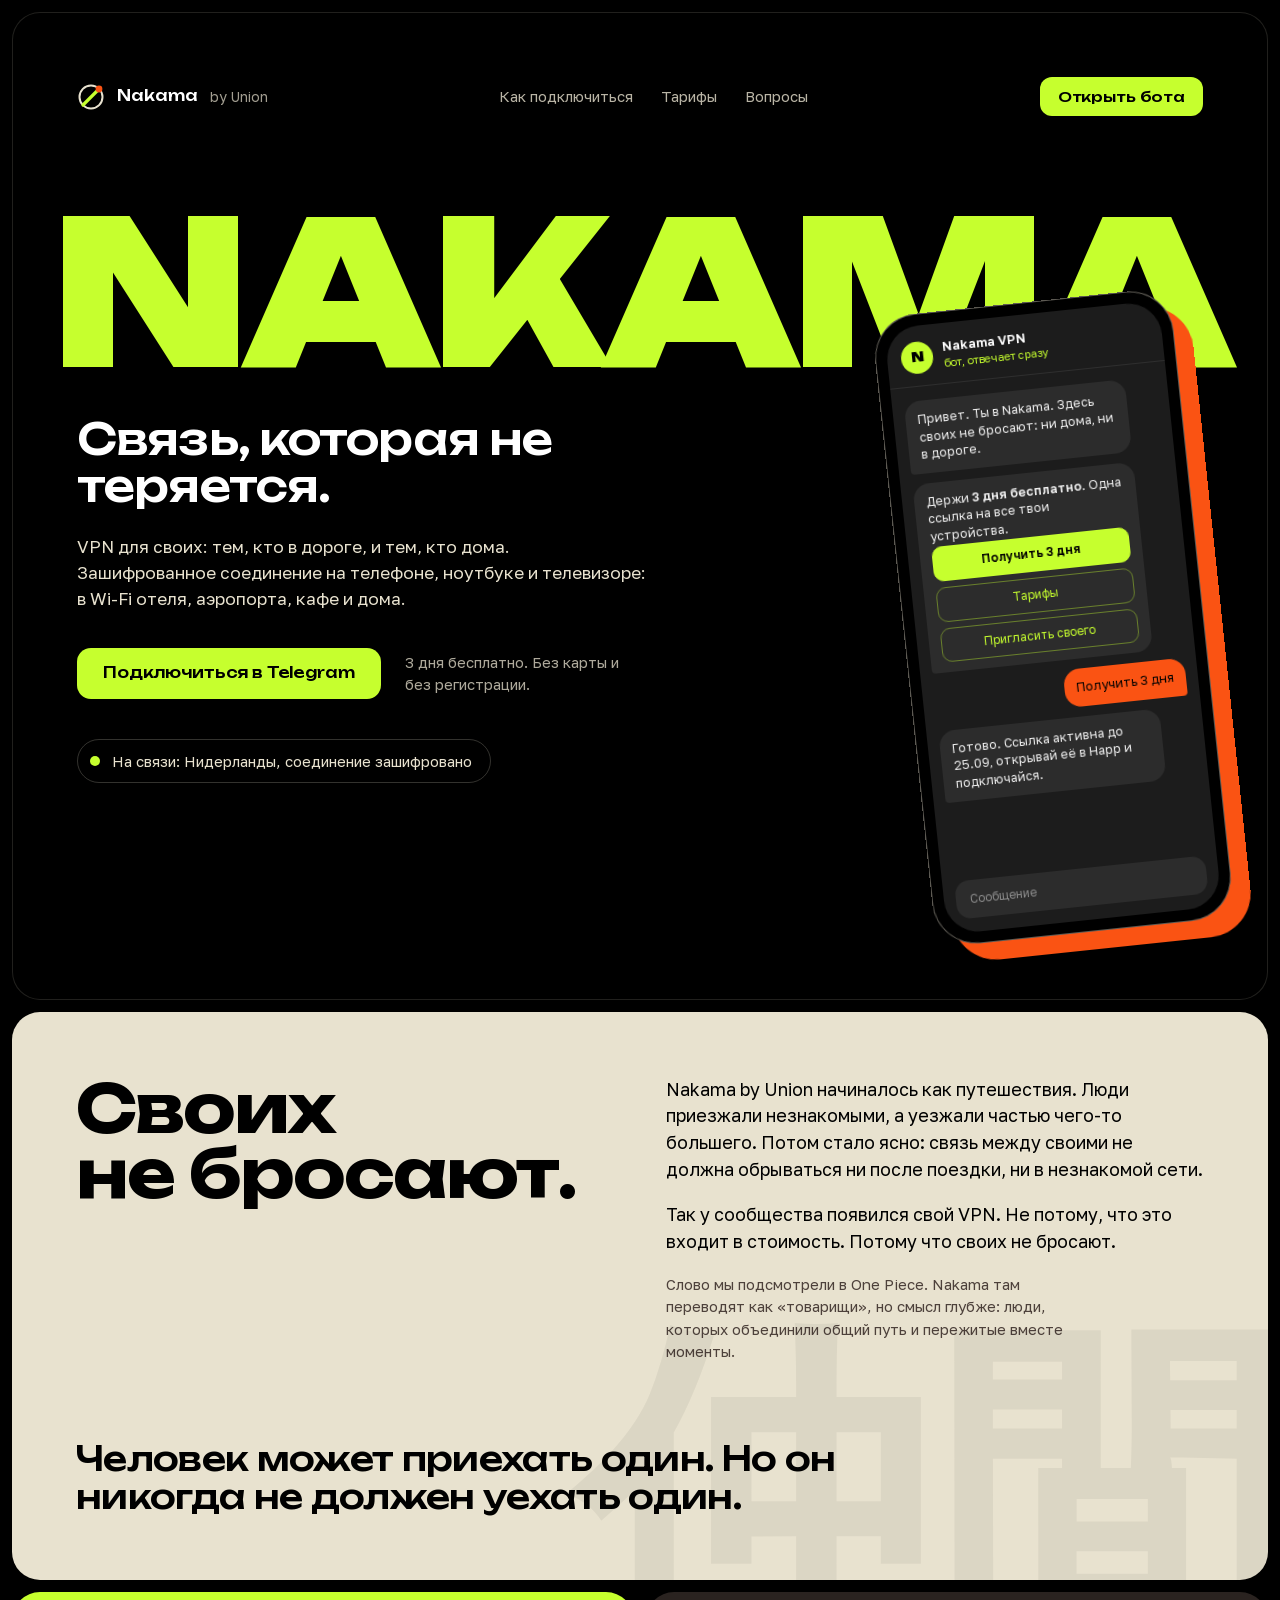
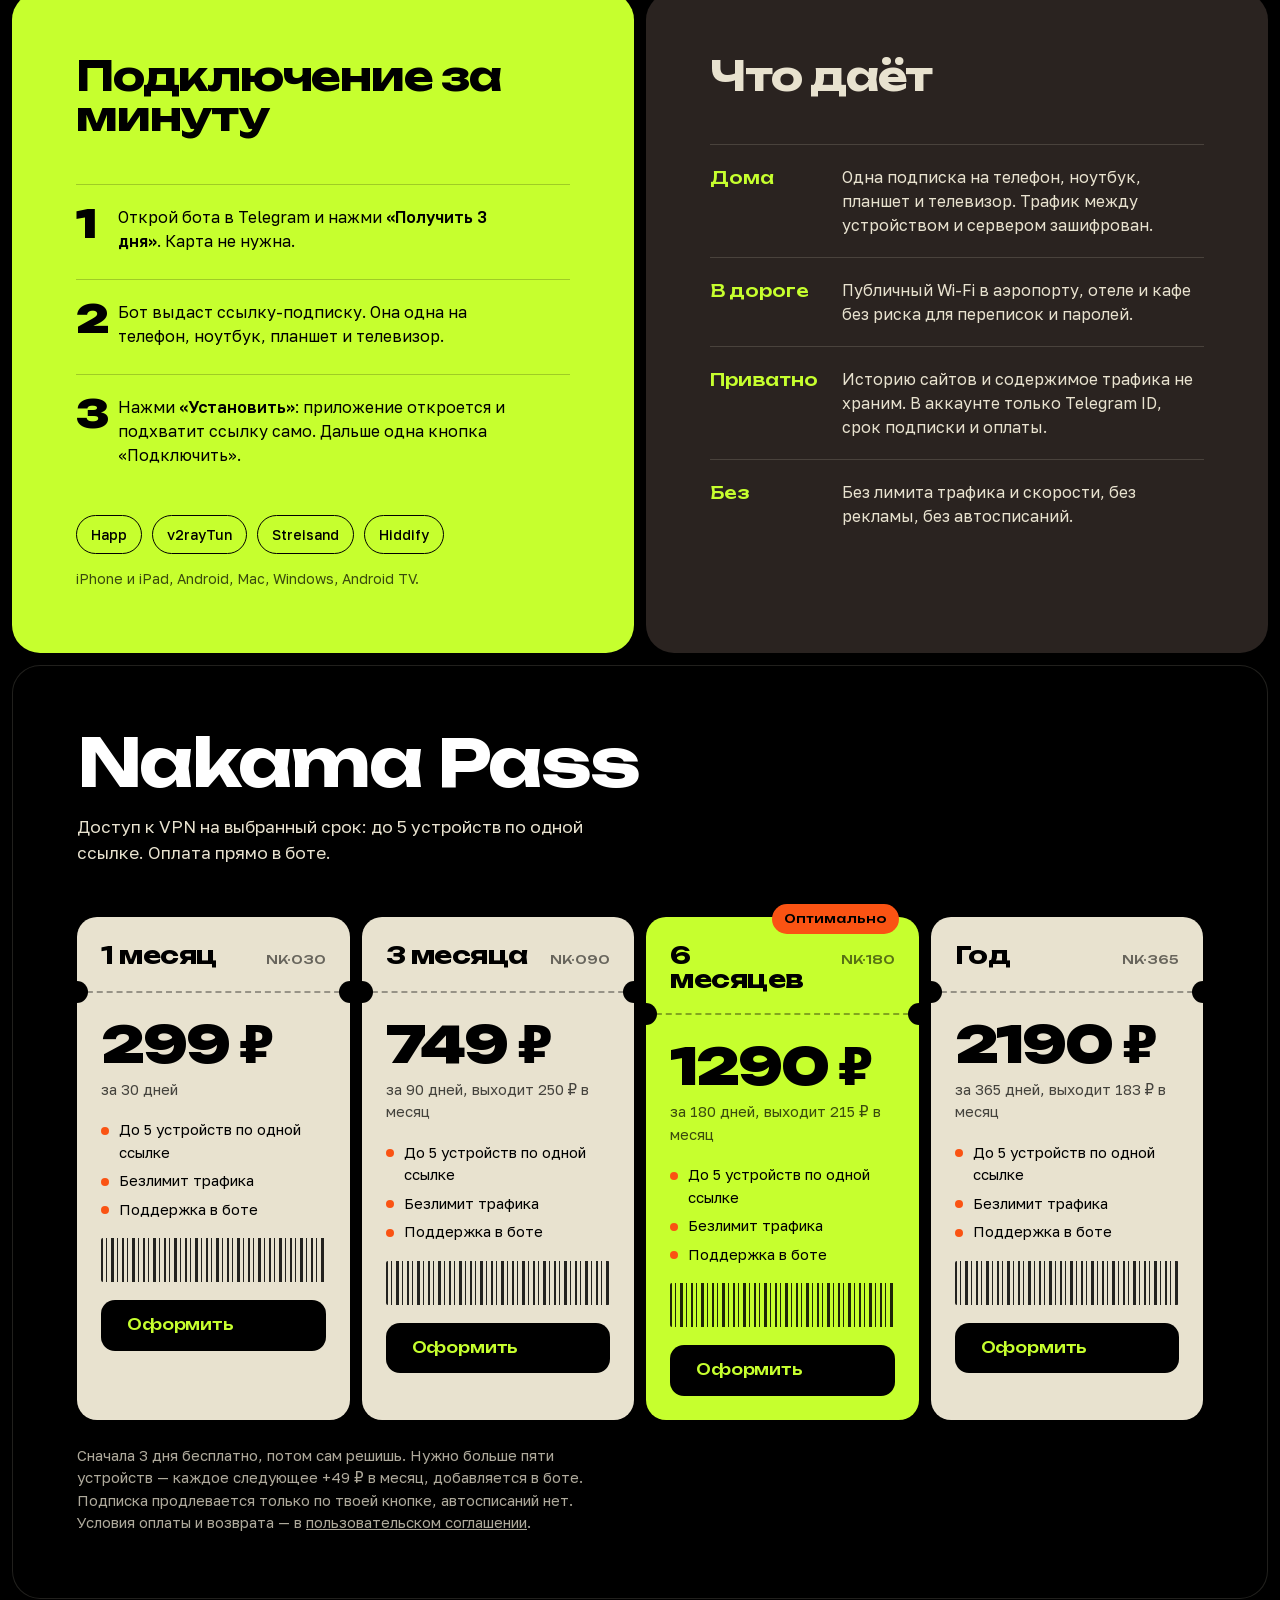
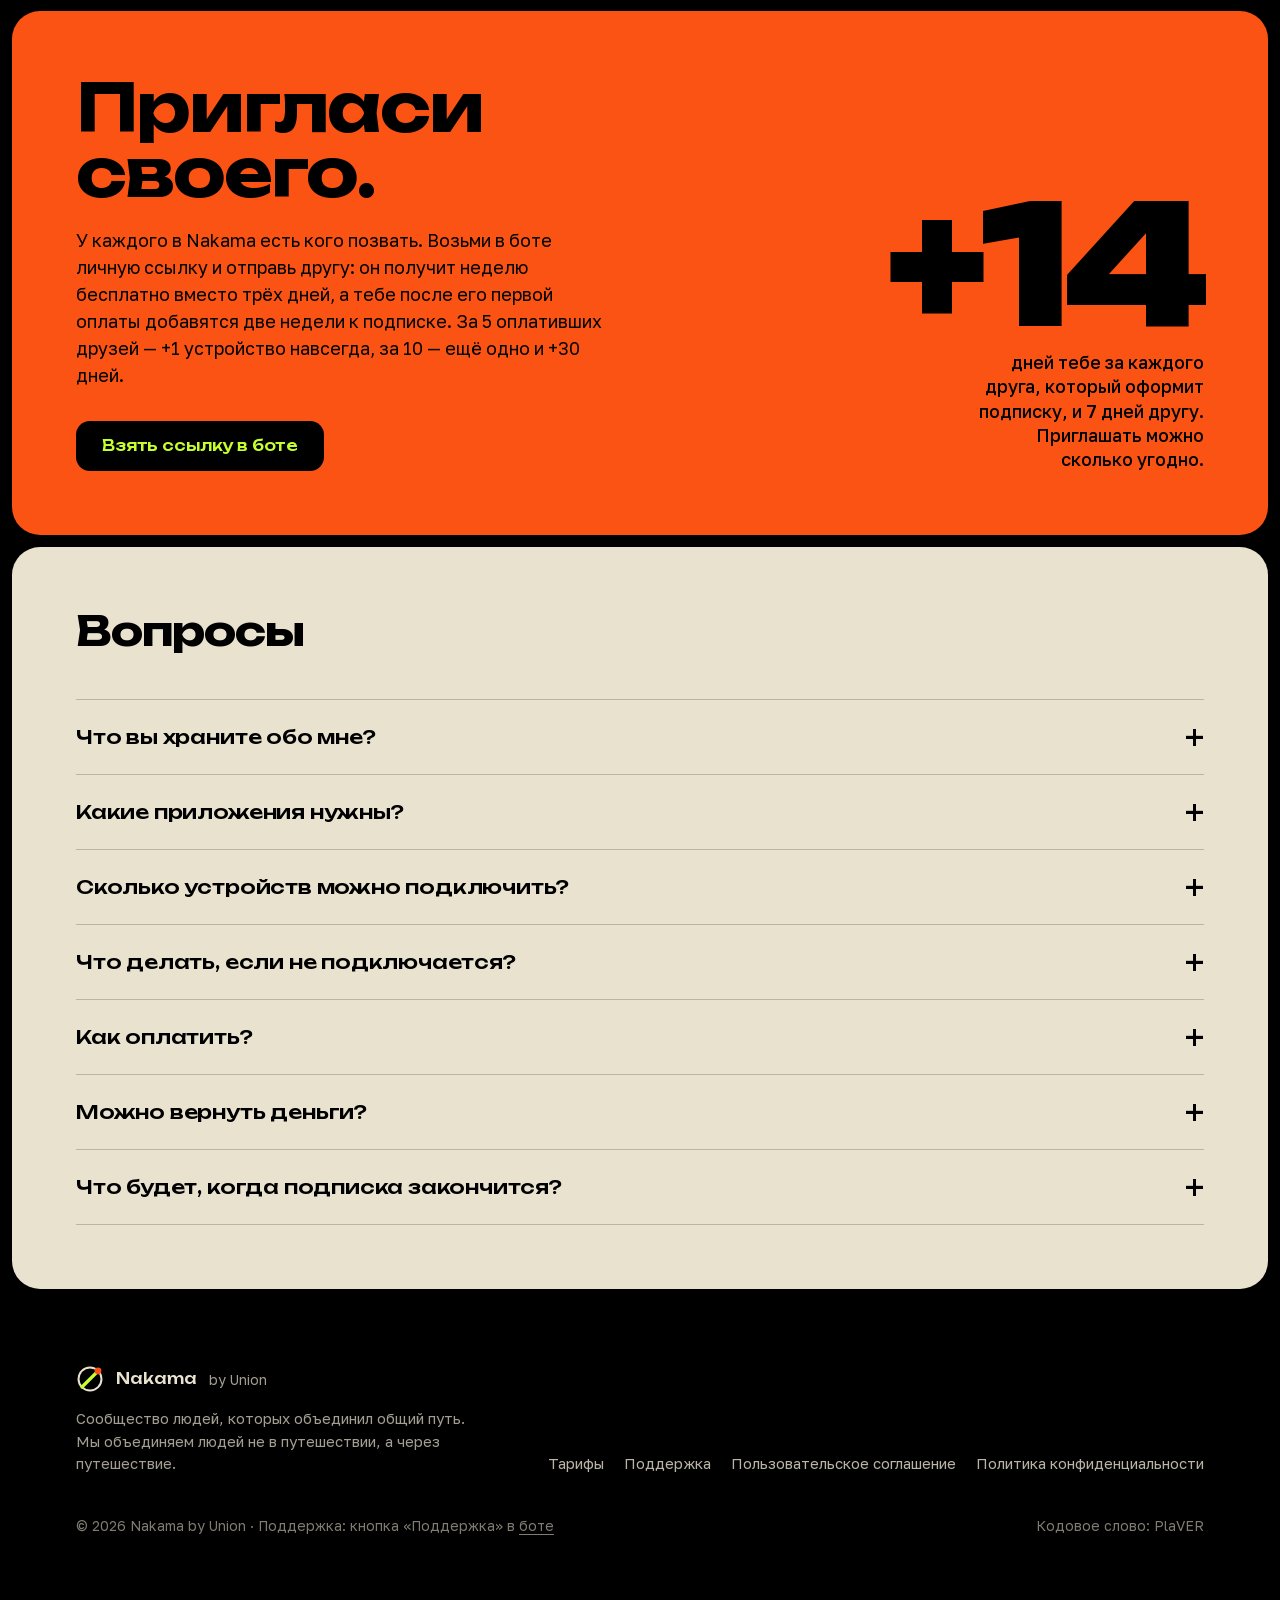
<file: index.html>
<!doctype html>
<html lang="ru">
<head>
  <meta charset="utf-8">
  <meta name="viewport" content="width=device-width, initial-scale=1">
  <title>Nakama VPN — связь, которая не теряется</title>
  <meta name="description" content="VPN от сообщества Nakama by Union: зашифрованное соединение для телефона, ноутбука и телевизора. До 5 устройств по одной ссылке, 3 дня бесплатно, подключение в Telegram за минуту.">
  <meta name="theme-color" content="#000000">
  <meta property="og:title" content="Nakama VPN — связь, которая не теряется">
  <meta property="og:description" content="VPN для своих: в дороге и дома. 3 дня бесплатно, без карты и регистрации.">
  <meta property="og:type" content="website">
  <link rel="icon" type="image/svg+xml" href="assets/mark.svg">
  <link rel="preload" href="fonts/unbounded-latin.woff2" as="font" type="font/woff2" crossorigin>
  <link rel="preload" href="fonts/golos-text-cyrillic.woff2" as="font" type="font/woff2" crossorigin>
  <link rel="stylesheet" href="css/fonts.css">
  <link rel="stylesheet" href="css/style.css">
</head>
<body>
<a class="skip" href="#main">К содержанию</a>

<div class="page">

  <!-- Первый экран -->
  <header class="block block--black hero" id="top">
    <nav class="nav" aria-label="Основная навигация">
      <a class="brand" href="#top">
        <svg width="28" height="28" viewBox="0 0 28 28" aria-hidden="true">
          <circle cx="14" cy="14" r="11.5" fill="none" stroke="#E8E2CF" stroke-width="2"/>
          <path d="M6 22 L22 6" stroke="#C6FF2E" stroke-width="3.2" stroke-linecap="round"/>
          <circle cx="22" cy="6" r="3.4" fill="#FA5313"/>
        </svg>
        Nakama <small>by Union</small>
      </a>
      <div class="nav__links">
        <a href="#how">Как подключиться</a>
        <a href="#pass">Тарифы</a>
        <a href="#faq">Вопросы</a>
      </div>
      <a class="btn btn--lime btn--sm" href="https://t.me/Nakamavpn_bot?start=site_nav">Открыть бота</a>
    </nav>

    <h1 class="wordmark" aria-label="Nakama">
      <span style="--i:0">N</span><span style="--i:1">A</span><span style="--i:2">K</span><span style="--i:3">A</span><span style="--i:4">M</span><span style="--i:5">A</span>
    </h1>

    <div class="hero__grid">
      <div>
        <p class="hero__tagline">Связь, которая не теряется.</p>
        <p class="hero__lead lead">
          VPN для своих: тем, кто в дороге, и тем, кто дома. Зашифрованное соединение
          на телефоне, ноутбуке и телевизоре: в Wi-Fi отеля, аэропорта, кафе и дома.
        </p>
        <div class="hero__cta">
          <a class="btn btn--lime" href="https://t.me/Nakamavpn_bot?start=site_hero">Подключиться в Telegram</a>
          <span class="hero__note">3 дня бесплатно. Без карты и без регистрации.</span>
        </div>
        <div class="status status--on" role="status">
          <span class="status__dot" aria-hidden="true"></span>
          <span class="status__text"
                data-off="Подключаем к серверу в Нидерландах"
                data-on="На связи: Нидерланды, соединение зашифровано">На связи: Нидерланды, соединение зашифровано</span>
        </div>
      </div>

      <figure class="phone" aria-hidden="true">
        <div class="screen">
          <div class="screen__bar">
            <div class="avatar">N</div>
            <div>
              <div class="screen__title">Nakama VPN</div>
              <div class="screen__sub">бот, отвечает сразу</div>
            </div>
          </div>
          <div class="chat">
            <div class="msg">Привет. Ты в Nakama. Здесь своих не бросают: ни дома, ни в дороге.</div>
            <div class="msg">Держи <b>3 дня бесплатно</b>. Одна ссылка на все твои устройства.
              <div class="chips">
                <div class="chip chip--solid">Получить 3 дня</div>
                <div class="chip">Тарифы</div>
                <div class="chip">Пригласить своего</div>
              </div>
            </div>
            <div class="msg msg--user">Получить 3 дня</div>
            <div class="msg">Готово. Ссылка активна до 25.09, открывай её в Happ и подключайся.</div>
          </div>
          <div class="screen__input">Сообщение</div>
        </div>
      </figure>
    </div>
  </header>

  <main id="main" class="page" style="padding:0">

    <!-- Манифест -->
    <section class="block block--cream" id="about" aria-labelledby="about-h">
      <div class="manifest">
        <h2 class="h2" id="about-h">Своих не&nbsp;бросают.</h2>
        <div class="manifest__text">
          <p>Nakama by Union начиналось как путешествия. Люди приезжали незнакомыми, а уезжали частью чего-то большего. Потом стало ясно: связь между своими не должна обрываться ни после поездки, ни в незнакомой сети.</p>
          <p>Так у сообщества появился свой VPN. Не потому, что это входит в стоимость. Потому что своих не бросают.</p>
          <p class="origin">Слово мы подсмотрели в One Piece. Nakama там переводят как «товарищи», но смысл глубже: люди, которых объединили общий путь и пережитые вместе моменты.</p>
        </div>
      </div>
      <p class="pull">Человек может приехать один. Но он никогда не должен уехать один.</p>
      <div class="jp" aria-hidden="true">仲間</div>
    </section>

    <!-- Подключение и что даёт -->
    <div class="row">
      <section class="block block--lime" id="how" aria-labelledby="how-h">
        <h2 class="h2 h2--sm" id="how-h">Подключение за минуту</h2>
        <ol class="steps">
          <li class="step">
            <span class="step__n">1</span>
            <p class="step__t">Открой бота в Telegram и нажми <b>«Получить 3 дня»</b>. Карта не нужна.</p>
          </li>
          <li class="step">
            <span class="step__n">2</span>
            <p class="step__t">Бот выдаст ссылку-подписку. Она одна на телефон, ноутбук, планшет и телевизор.</p>
          </li>
          <li class="step">
            <span class="step__n">3</span>
            <p class="step__t">Нажми <b>«Установить»</b>: приложение откроется и подхватит ссылку само. Дальше одна кнопка «Подключить».</p>
          </li>
        </ol>
        <div class="apps" aria-label="Поддерживаемые приложения">
          <span class="app">Happ</span>
          <span class="app">v2rayTun</span>
          <span class="app">Streisand</span>
          <span class="app">Hiddify</span>
        </div>
        <p class="apps__note">iPhone и iPad, Android, Mac, Windows, Android TV.</p>
      </section>

      <section class="block block--umber" id="where" aria-labelledby="where-h">
        <h2 class="h2 h2--sm h2--cream" id="where-h">Что даёт</h2>
        <div class="where">
          <div class="where__item">
            <div class="where__k">Дома</div>
            <p class="where__v">Одна подписка на телефон, ноутбук, планшет и телевизор. Трафик между устройством и сервером зашифрован.</p>
          </div>
          <div class="where__item">
            <div class="where__k">В дороге</div>
            <p class="where__v">Публичный Wi-Fi в аэропорту, отеле и кафе без риска для переписок и паролей.</p>
          </div>
          <div class="where__item">
            <div class="where__k">Приватно</div>
            <p class="where__v">Историю сайтов и содержимое трафика не храним. В аккаунте только Telegram ID, срок подписки и оплаты.</p>
          </div>
          <div class="where__item">
            <div class="where__k">Без</div>
            <p class="where__v">Без лимита трафика и скорости, без рекламы, без автосписаний.</p>
          </div>
        </div>
      </section>
    </div>

    <!-- Тарифы -->
    <section class="block block--black" id="pass" aria-labelledby="pass-h">
      <h2 class="h2" id="pass-h">Nakama Pass</h2>
      <p class="lead" style="margin-top:18px;color:var(--cream)">Доступ к VPN на выбранный срок: до 5 устройств по одной ссылке. Оплата прямо в боте.</p>

      <div class="tickets">
        <article class="ticket">
          <div class="ticket__stub">
            <div class="ticket__dur">1 месяц</div>
            <div class="ticket__code">NK·030</div>
          </div>
          <div class="ticket__body">
            <div>
              <div class="ticket__price">299 ₽</div>
              <div class="ticket__per">за 30 дней</div>
            </div>
            <ul class="ticket__feat">
              <li>До 5 устройств по одной ссылке</li>
              <li>Безлимит трафика</li>
              <li>Поддержка в боте</li>
            </ul>
            <div class="barcode" aria-hidden="true"></div>
            <a class="btn btn--black" href="https://t.me/Nakamavpn_bot?start=plan_30">Оформить</a>
          </div>
        </article>
        <article class="ticket">
          <div class="ticket__stub">
            <div class="ticket__dur">3 месяца</div>
            <div class="ticket__code">NK·090</div>
          </div>
          <div class="ticket__body">
            <div>
              <div class="ticket__price">749 ₽</div>
              <div class="ticket__per">за 90 дней, выходит 250 ₽ в месяц</div>
            </div>
            <ul class="ticket__feat">
              <li>До 5 устройств по одной ссылке</li>
              <li>Безлимит трафика</li>
              <li>Поддержка в боте</li>
            </ul>
            <div class="barcode" aria-hidden="true"></div>
            <a class="btn btn--black" href="https://t.me/Nakamavpn_bot?start=plan_90">Оформить</a>
          </div>
        </article>
        <article class="ticket ticket--hot">
          <div class="ticket__tag">Оптимально</div>
          <div class="ticket__stub">
            <div class="ticket__dur">6 месяцев</div>
            <div class="ticket__code">NK·180</div>
          </div>
          <div class="ticket__body">
            <div>
              <div class="ticket__price">1290 ₽</div>
              <div class="ticket__per">за 180 дней, выходит 215 ₽ в месяц</div>
            </div>
            <ul class="ticket__feat">
              <li>До 5 устройств по одной ссылке</li>
              <li>Безлимит трафика</li>
              <li>Поддержка в боте</li>
            </ul>
            <div class="barcode" aria-hidden="true"></div>
            <a class="btn btn--black" href="https://t.me/Nakamavpn_bot?start=plan_180">Оформить</a>
          </div>
        </article>
        <article class="ticket">
          <div class="ticket__stub">
            <div class="ticket__dur">Год</div>
            <div class="ticket__code">NK·365</div>
          </div>
          <div class="ticket__body">
            <div>
              <div class="ticket__price">2190 ₽</div>
              <div class="ticket__per">за 365 дней, выходит 183 ₽ в месяц</div>
            </div>
            <ul class="ticket__feat">
              <li>До 5 устройств по одной ссылке</li>
              <li>Безлимит трафика</li>
              <li>Поддержка в боте</li>
            </ul>
            <div class="barcode" aria-hidden="true"></div>
            <a class="btn btn--black" href="https://t.me/Nakamavpn_bot?start=plan_365">Оформить</a>
          </div>
        </article>
      </div>
      <p class="tickets__note">Сначала 3 дня бесплатно, потом сам решишь. Нужно больше пяти устройств — каждое следующее +49 ₽ в месяц, добавляется в боте. Подписка продлевается только по твоей кнопке, автосписаний нет. Условия оплаты и возврата — в <a href="terms/">пользовательском соглашении</a>.</p>
    </section>

    <!-- Пригласи своего -->
    <section class="block block--orange" id="invite" aria-labelledby="invite-h">
      <div class="ref">
        <div>
          <h2 class="h2" id="invite-h">Пригласи своего.</h2>
          <p class="ref__text">У каждого в Nakama есть кого позвать. Возьми в боте личную ссылку и отправь другу: он получит неделю бесплатно вместо трёх дней, а тебе после его первой оплаты добавятся две недели к подписке. За 5 оплативших друзей — +1 устройство навсегда, за 10 — ещё одно и +30 дней.</p>
          <a class="btn btn--black" href="https://t.me/Nakamavpn_bot?start=site_invite">Взять ссылку в боте</a>
        </div>
        <div class="ref__big">+14
          <small>дней тебе за каждого друга, который оформит подписку, и 7 дней другу. Приглашать можно сколько угодно.</small>
        </div>
      </div>
    </section>

    <!-- Вопросы -->
    <section class="block block--cream" id="faq" aria-labelledby="faq-h">
      <h2 class="h2 h2--sm" id="faq-h">Вопросы</h2>
      <div class="faq">
        <details>
          <summary>Что вы храните обо мне?</summary>
          <p>Telegram ID и имя из профиля, срок подписки, историю оплат и объём трафика за период. Историю сайтов, DNS-запросы и содержимое трафика мы не храним и не смотрим. Подробно — в <a href="privacy/">политике конфиденциальности</a>.</p>
        </details>
        <details>
          <summary>Какие приложения нужны?</summary>
          <p>Happ, v2rayTun, Streisand или Hiddify: они бесплатные и есть в App Store и Google Play. Бот подскажет, какое поставить, и добавит подписку в один тап.</p>
        </details>
        <details>
          <summary>Сколько устройств можно подключить?</summary>
          <p>До пяти одновременно: телефон, ноутбук, планшет, телевизор. Ссылка одна, добавляешь её в приложение на каждом устройстве. Нужно больше — добавь в боте, каждое следующее +49 ₽ в месяц. Сменил телефон — удали старый в разделе «Устройства».</p>
        </details>
        <details>
          <summary>Что делать, если не подключается?</summary>
          <p>Нажми «Поддержка» в боте и опиши, что видишь. Отвечает команда Nakama, а не робот. Обычно помогает выбрать другой сервер в приложении или обновить подписку.</p>
        </details>
        <details>
          <summary>Как оплатить?</summary>
          <p>В боте: выбираешь срок, бот показывает цену и способы оплаты. Автосписаний нет, подписка продлевается только по твоей кнопке.</p>
        </details>
        <details>
          <summary>Можно вернуть деньги?</summary>
          <p>Если после оплаты доступ не включился или не работал по нашей вине, напиши в поддержку в течение 24 часов: вернём деньги или продлим доступ. Условия — в <a href="terms/">пользовательском соглашении</a>.</p>
        </details>
        <details>
          <summary>Что будет, когда подписка закончится?</summary>
          <p>Бот напомнит за три дня и за день. После окончания доступ ставится на паузу, ссылка остаётся твоей: продлил и всё снова работает без переустановки.</p>
        </details>
      </div>
    </section>

  </main>

  <footer class="foot">
    <div>
      <a class="brand" href="#top">
        <svg width="28" height="28" viewBox="0 0 28 28" aria-hidden="true">
          <circle cx="14" cy="14" r="11.5" fill="none" stroke="#E8E2CF" stroke-width="2"/>
          <path d="M6 22 L22 6" stroke="#C6FF2E" stroke-width="3.2" stroke-linecap="round"/>
          <circle cx="22" cy="6" r="3.4" fill="#FA5313"/>
        </svg>
        Nakama <small>by Union</small>
      </a>
      <p class="foot__line">Сообщество людей, которых объединил общий путь. Мы объединяем людей не в путешествии, а через путешествие.</p>
    </div>
    <nav class="foot__links" aria-label="Ссылки">
      <a href="#pass">Тарифы</a>
      <a href="https://t.me/Nakamavpn_bot?start=support">Поддержка</a>
      <a href="terms/">Пользовательское соглашение</a>
      <a href="privacy/">Политика конфиденциальности</a>
    </nav>
    <div class="foot__meta">
      <span>© <span data-year>2026</span> Nakama by Union · Поддержка: кнопка «Поддержка» в <a href="https://t.me/Nakamavpn_bot?start=support">боте</a></span>
      <span>Кодовое слово: PlaVER</span>
    </div>
  </footer>

</div>

<script src="js/main.js"></script>
</body>
</html>
</file>
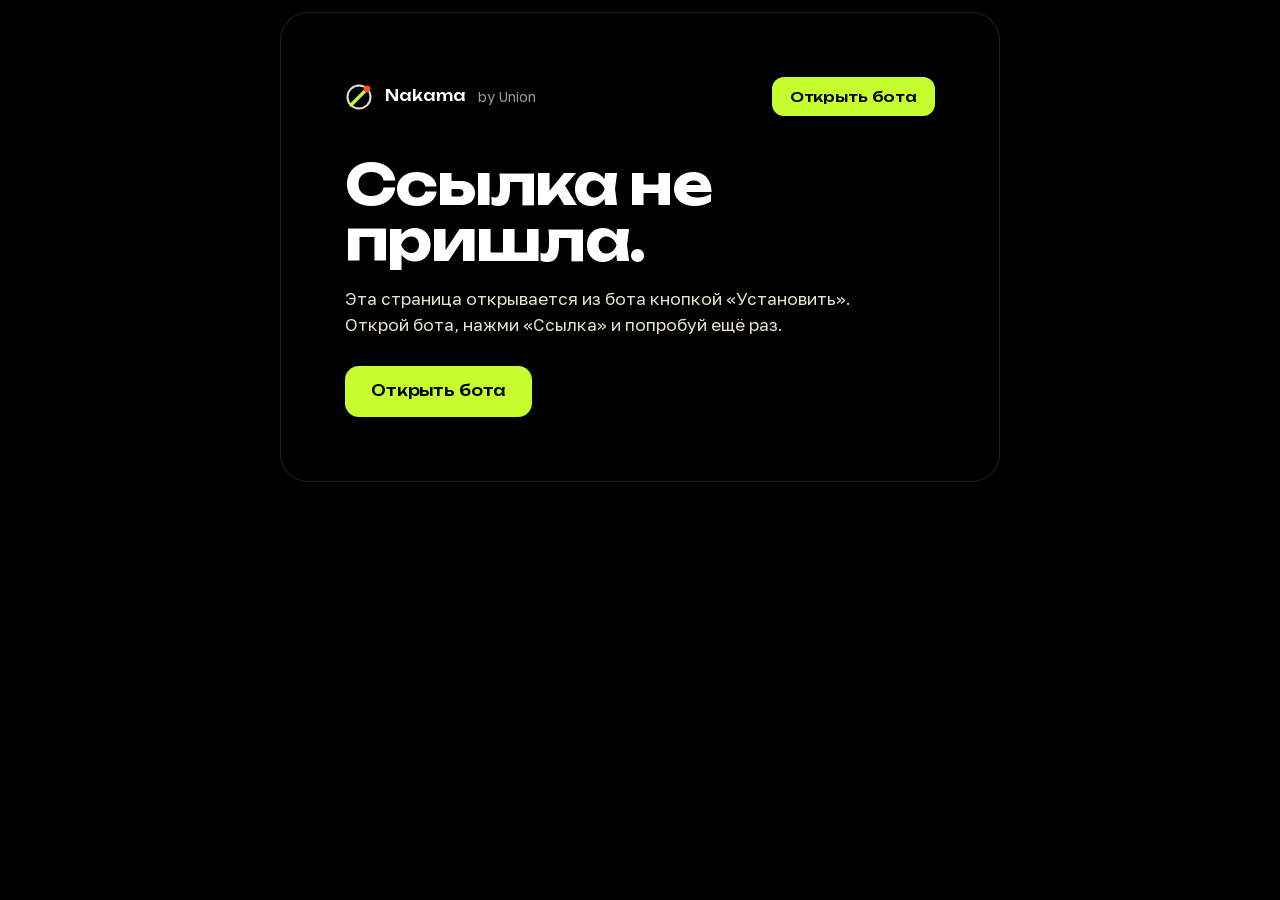
<file: install/index.html>
<!doctype html>
<html lang="ru">
<head>
  <meta charset="utf-8">
  <meta name="viewport" content="width=device-width, initial-scale=1">
  <title>Nakama VPN — установка</title>
  <meta name="robots" content="noindex">
  <meta name="theme-color" content="#000000">
  <link rel="icon" type="image/svg+xml" href="../assets/mark.svg">
  <link rel="stylesheet" href="../css/fonts.css">
  <link rel="stylesheet" href="../css/style.css">
  <style>
    .install { max-width: 720px; margin: 0 auto; }
    .install__title { font-family: var(--display); font-weight: 700; font-size: clamp(30px, 5vw, 56px); line-height: 1; letter-spacing: -.03em; }
    .install__lead { margin-top: 18px; color: var(--cream); }
    .apps-list { margin-top: 32px; display: grid; gap: 10px; }
    .app-row { display: flex; align-items: center; justify-content: space-between; gap: 14px; padding: 16px 18px; border: 1px solid rgba(232, 226, 207, .18); border-radius: 16px; }
    .app-row__name { font-family: var(--display); font-weight: 500; font-size: 16px; }
    .app-row__note { font-size: 14px; color: var(--cream); opacity: .7; margin-top: 4px; }
    .app-row--primary { background: var(--lime); color: var(--black); border-color: var(--lime); }
    .app-row--primary .app-row__note { color: var(--black); }
    .app-row__actions { display: flex; gap: 8px; flex-wrap: wrap; justify-content: flex-end; }
    .link-box { margin-top: 28px; padding: 16px 18px; border-radius: 16px; background: var(--umber-deep); color: var(--cream); font-size: 14px; word-break: break-all; }
    .link-box code { font-family: ui-monospace, SFMono-Regular, Menlo, monospace; font-size: 13px; }
    .link-box .btn { margin-top: 12px; }
    .steps--tight { margin-top: 32px; }
    .steps--tight .step { border-top-color: rgba(232, 226, 207, .16); }
    .steps--tight .step__n { color: var(--lime); }
    .steps--tight .step__t { color: var(--cream); }
    .hidden { display: none !important; }
  </style>
</head>
<body>
<div class="page">
  <main class="block block--black install" id="main">
    <nav class="nav" aria-label="Навигация" style="margin-bottom:40px">
      <a class="brand" href="../">
        <svg width="28" height="28" viewBox="0 0 28 28" aria-hidden="true">
          <circle cx="14" cy="14" r="11.5" fill="none" stroke="#E8E2CF" stroke-width="2"/>
          <path d="M6 22 L22 6" stroke="#C6FF2E" stroke-width="3.2" stroke-linecap="round"/>
          <circle cx="22" cy="6" r="3.4" fill="#FA5313"/>
        </svg>
        Nakama <small>by Union</small>
      </a>
      <a class="btn btn--lime btn--sm" href="https://t.me/Nakamavpn_bot">Открыть бота</a>
    </nav>

    <div id="ready">
      <h1 class="install__title">Осталось два тапа.</h1>
      <p class="install__lead lead">Выбери приложение: подписка добавится сама. Если приложения ещё нет, сначала поставь его из магазина, потом вернись сюда и нажми «Добавить».</p>

      <div class="apps-list" id="apps"></div>

      <div class="link-box">
        Ссылка подписки, если хочешь вставить вручную:<br>
        <code id="subText"></code><br>
        <button class="btn btn--cream btn--sm" id="copy" type="button">Скопировать ссылку</button>
      </div>

      <ol class="steps steps--tight">
        <li class="step"><span class="step__n">1</span><p class="step__t">Поставь приложение из магазина, если его нет.</p></li>
        <li class="step"><span class="step__n">2</span><p class="step__t">Нажми «Добавить» напротив него: откроется приложение с профилем «Nakama VPN».</p></li>
        <li class="step"><span class="step__n">3</span><p class="step__t">Нажми «Подключить». Если не идёт, напиши в поддержку в боте.</p></li>
      </ol>
    </div>

    <div id="empty" class="hidden">
      <h1 class="install__title">Ссылка не пришла.</h1>
      <p class="install__lead lead">Эта страница открывается из бота кнопкой «Установить». Открой бота, нажми «Ссылка» и попробуй ещё раз.</p>
      <p style="margin-top:28px"><a class="btn btn--lime" href="https://t.me/Nakamavpn_bot?start=install">Открыть бота</a></p>
    </div>
  </main>
</div>

<script>
(function () {
  const params = new URLSearchParams(location.hash.replace(/^#/, '')) ;
  const q = new URLSearchParams(location.search);
  const sub = params.get('s') || q.get('s') || '';
  if (!/^https?:\/\//.test(sub)) {
    document.getElementById('ready').classList.add('hidden');
    document.getElementById('empty').classList.remove('hidden');
    return;
  }
  const ua = navigator.userAgent;
  const isIOS = /iPhone|iPad|iPod/.test(ua) || (navigator.platform === 'MacIntel' && navigator.maxTouchPoints > 1);
  const isAndroid = /Android/.test(ua);
  const isMac = !isIOS && /Macintosh/.test(ua);
  const isWin = /Windows/.test(ua);
  const b64url = btoa(unescape(encodeURIComponent(sub))).replace(/\+/g, '-').replace(/\//g, '_').replace(/=+$/, '');
  const enc = encodeURIComponent(sub);

  const apps = [
    { name: 'Happ', note: 'iPhone, Android, Mac, Windows', deep: 'happ://add/' + b64url,
      store: isIOS ? 'https://apps.apple.com/ru/app/happ-proxy-utility-plus/id6746188973'
           : isAndroid ? 'https://play.google.com/store/apps/details?id=com.happproxy'
           : 'https://www.happ.su/main/ru', primary: true },
    { name: 'v2rayTun', note: 'iPhone, Android, Windows', deep: 'v2raytun://import/' + enc,
      store: isIOS ? 'https://apps.apple.com/app/v2raytun/id6476628951'
           : isAndroid ? 'https://play.google.com/store/apps/details?id=com.v2raytun.android'
           : 'https://v2raytun.com' },
    { name: 'Streisand', note: 'iPhone и Mac', deep: 'streisand://import/' + enc,
      store: 'https://apps.apple.com/app/streisand/id6450534064', hide: isAndroid || isWin },
    { name: 'Hiddify', note: 'Android, Windows, Mac, Linux', deep: 'hiddify://import/' + enc,
      store: 'https://hiddify.com', hide: isIOS }
  ];

  const list = document.getElementById('apps');
  apps.filter(a => !a.hide).forEach(a => {
    const row = document.createElement('div');
    row.className = 'app-row' + (a.primary ? ' app-row--primary' : '');
    row.innerHTML =
      '<div><div class="app-row__name">' + a.name + '</div><div class="app-row__note">' + a.note + '</div></div>' +
      '<div class="app-row__actions">' +
        '<a class="btn btn--sm ' + (a.primary ? 'btn--black' : 'btn--cream') + '" href="' + a.deep + '">Добавить</a>' +
        '<a class="btn btn--sm ' + (a.primary ? 'btn--black' : 'btn--cream') + '" href="' + a.store + '" target="_blank" rel="noopener">Скачать</a>' +
      '</div>';
    list.appendChild(row);
  });

  const subText = document.getElementById('subText');
  subText.textContent = sub;
  const copy = document.getElementById('copy');
  copy.addEventListener('click', async () => {
    try {
      await navigator.clipboard.writeText(sub);
      copy.textContent = 'Скопировано';
    } catch (e) {
      const r = document.createRange(); r.selectNodeContents(subText);
      const s = getSelection(); s.removeAllRanges(); s.addRange(r);
      copy.textContent = 'Выдели и скопируй';
    }
  });
})();
</script>
</body>
</html>
</file>
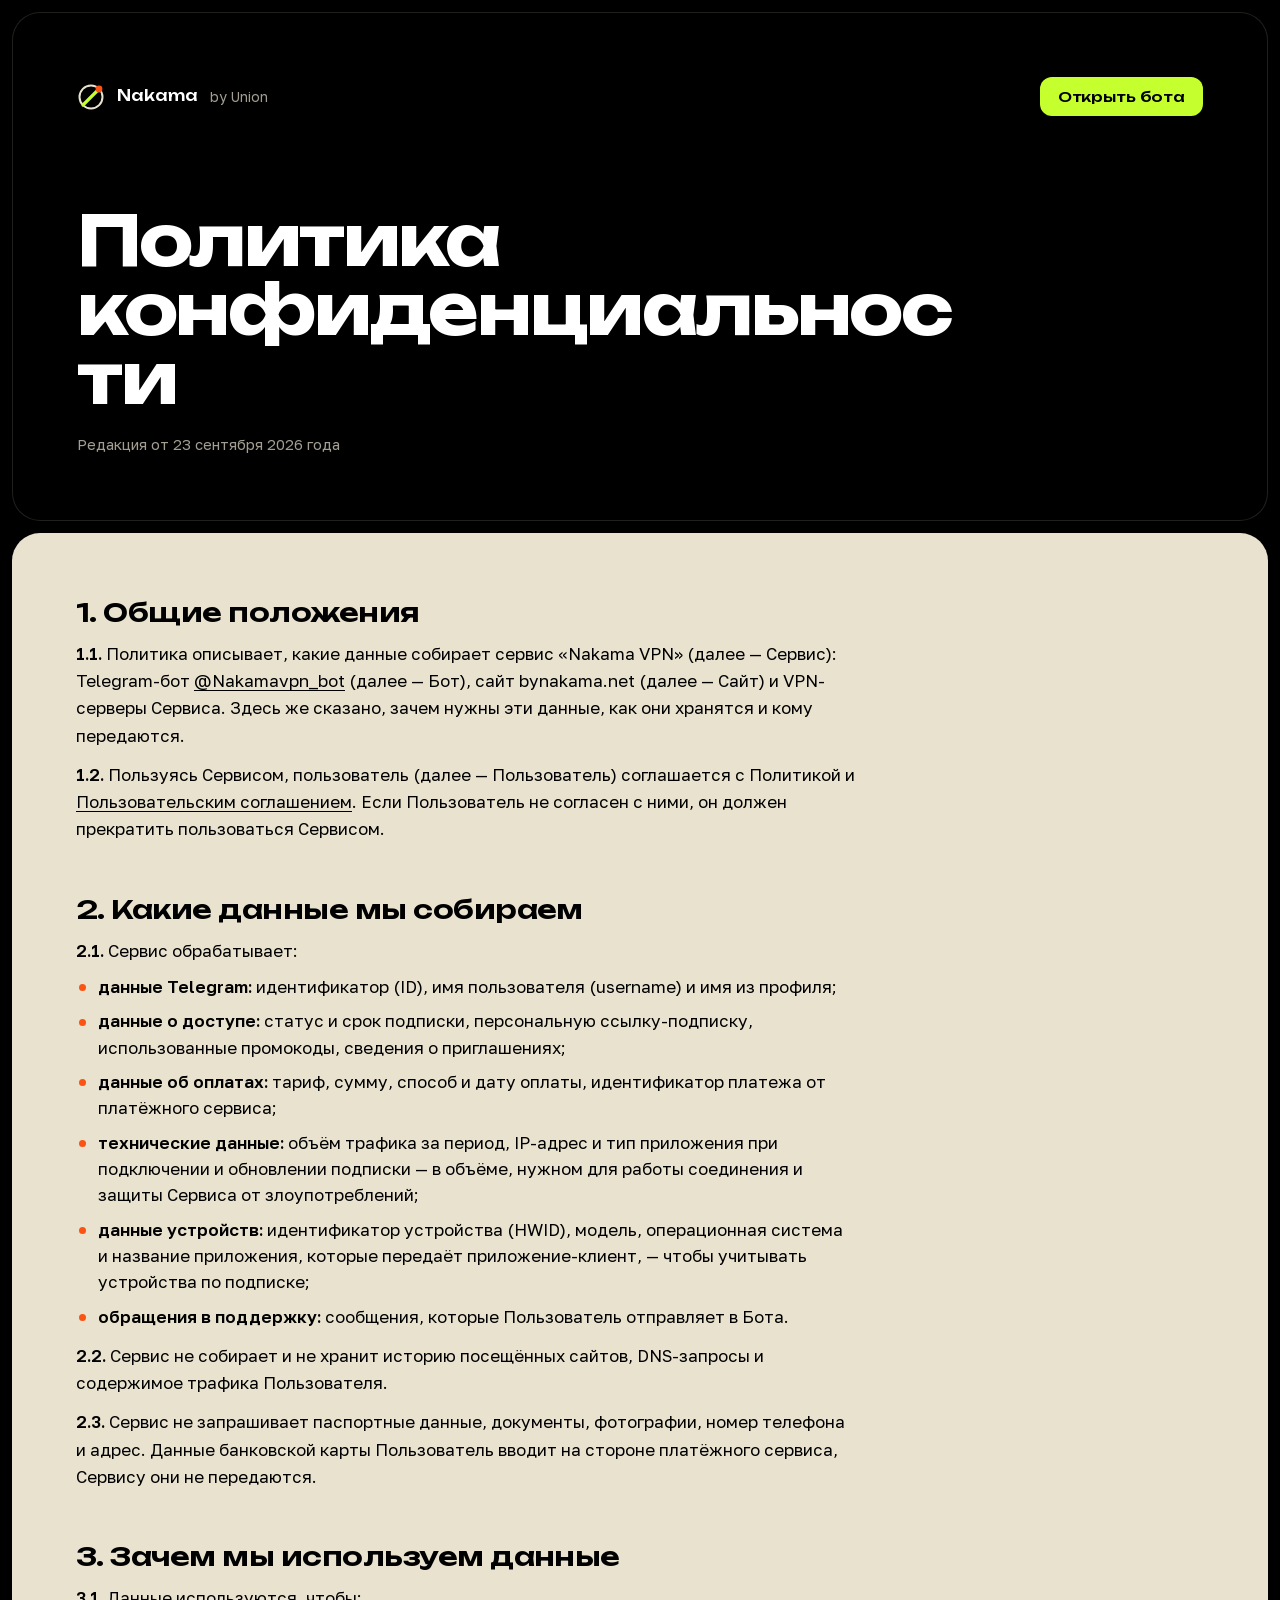
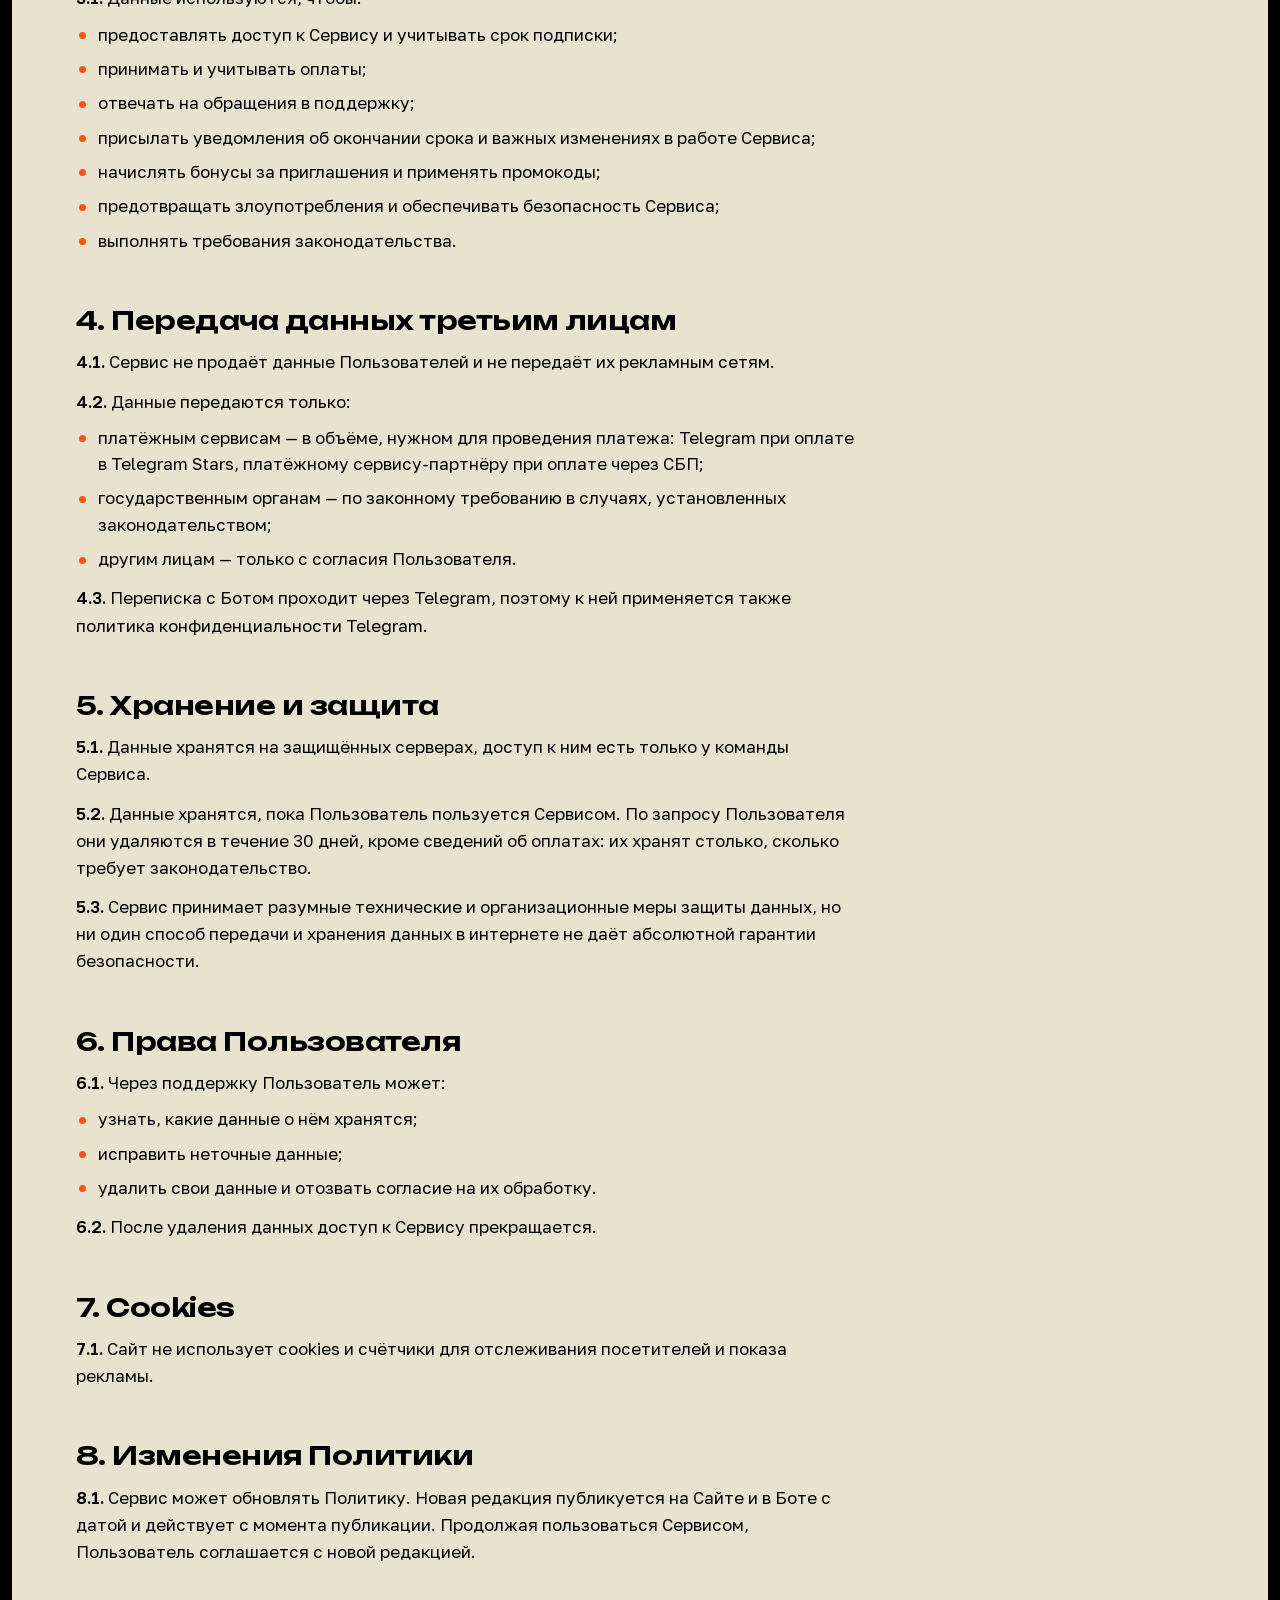
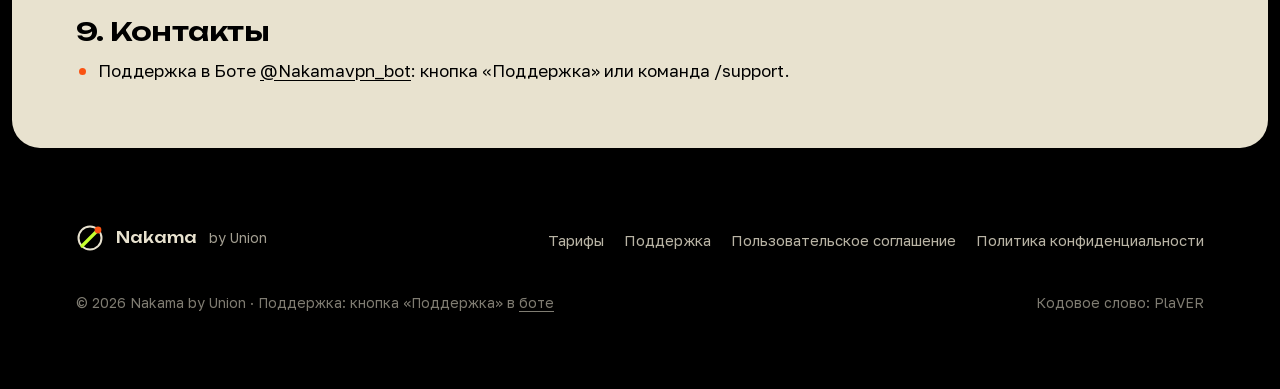
<file: privacy/index.html>
<!doctype html>
<html lang="ru">
<head>
  <meta charset="utf-8">
  <meta name="viewport" content="width=device-width, initial-scale=1">
  <title>Политика конфиденциальности — Nakama VPN</title>
  <meta name="description" content="Какие данные собирает сервис Nakama VPN, зачем они нужны, как хранятся и кому передаются.">
  <meta name="theme-color" content="#000000">
  <link rel="icon" type="image/svg+xml" href="../assets/mark.svg">
  <link rel="stylesheet" href="../css/fonts.css">
  <link rel="stylesheet" href="../css/style.css">
</head>
<body>
<a class="skip" href="#main">К содержанию</a>

<div class="page">

  <header class="block block--black doc-head">
    <nav class="nav" aria-label="Навигация">
      <a class="brand" href="../">
        <svg width="28" height="28" viewBox="0 0 28 28" aria-hidden="true">
          <circle cx="14" cy="14" r="11.5" fill="none" stroke="#E8E2CF" stroke-width="2"/>
          <path d="M6 22 L22 6" stroke="#C6FF2E" stroke-width="3.2" stroke-linecap="round"/>
          <circle cx="22" cy="6" r="3.4" fill="#FA5313"/>
        </svg>
        Nakama <small>by Union</small>
      </a>
      <a class="btn btn--lime btn--sm" href="https://t.me/Nakamavpn_bot">Открыть бота</a>
    </nav>
    <h1 class="doc-title">Политика конфиденциальности</h1>
    <p class="doc-date">Редакция от 23 сентября 2026 года</p>
  </header>

  <main class="block block--cream" id="main">
    <article class="doc">

      <h2>1. Общие положения</h2>
      <p><span class="n">1.1.</span> Политика описывает, какие данные собирает сервис «Nakama VPN» (далее — Сервис): Telegram-бот <a href="https://t.me/Nakamavpn_bot">@Nakamavpn_bot</a> (далее — Бот), сайт bynakama.net (далее — Сайт) и VPN-серверы Сервиса. Здесь же сказано, зачем нужны эти данные, как они хранятся и кому передаются.</p>
      <p><span class="n">1.2.</span> Пользуясь Сервисом, пользователь (далее — Пользователь) соглашается с Политикой и <a href="../terms/">Пользовательским соглашением</a>. Если Пользователь не согласен с ними, он должен прекратить пользоваться Сервисом.</p>

      <h2>2. Какие данные мы собираем</h2>
      <p><span class="n">2.1.</span> Сервис обрабатывает:</p>
      <ul>
        <li><b>данные Telegram:</b> идентификатор (ID), имя пользователя (username) и имя из профиля;</li>
        <li><b>данные о доступе:</b> статус и срок подписки, персональную ссылку-подписку, использованные промокоды, сведения о приглашениях;</li>
        <li><b>данные об оплатах:</b> тариф, сумму, способ и дату оплаты, идентификатор платежа от платёжного сервиса;</li>
        <li><b>технические данные:</b> объём трафика за период, IP-адрес и тип приложения при подключении и обновлении подписки — в объёме, нужном для работы соединения и защиты Сервиса от злоупотреблений;</li>
        <li><b>данные устройств:</b> идентификатор устройства (HWID), модель, операционная система и название приложения, которые передаёт приложение-клиент, — чтобы учитывать устройства по подписке;</li>
        <li><b>обращения в поддержку:</b> сообщения, которые Пользователь отправляет в Бота.</li>
      </ul>
      <p><span class="n">2.2.</span> Сервис не собирает и не хранит историю посещённых сайтов, DNS-запросы и содержимое трафика Пользователя.</p>
      <p><span class="n">2.3.</span> Сервис не запрашивает паспортные данные, документы, фотографии, номер телефона и адрес. Данные банковской карты Пользователь вводит на стороне платёжного сервиса, Сервису они не передаются.</p>

      <h2>3. Зачем мы используем данные</h2>
      <p><span class="n">3.1.</span> Данные используются, чтобы:</p>
      <ul>
        <li>предоставлять доступ к Сервису и учитывать срок подписки;</li>
        <li>принимать и учитывать оплаты;</li>
        <li>отвечать на обращения в поддержку;</li>
        <li>присылать уведомления об окончании срока и важных изменениях в работе Сервиса;</li>
        <li>начислять бонусы за приглашения и применять промокоды;</li>
        <li>предотвращать злоупотребления и обеспечивать безопасность Сервиса;</li>
        <li>выполнять требования законодательства.</li>
      </ul>

      <h2>4. Передача данных третьим лицам</h2>
      <p><span class="n">4.1.</span> Сервис не продаёт данные Пользователей и не передаёт их рекламным сетям.</p>
      <p><span class="n">4.2.</span> Данные передаются только:</p>
      <ul>
        <li>платёжным сервисам — в объёме, нужном для проведения платежа: Telegram при оплате в Telegram Stars, платёжному сервису-партнёру при оплате через СБП;</li>
        <li>государственным органам — по законному требованию в случаях, установленных законодательством;</li>
        <li>другим лицам — только с согласия Пользователя.</li>
      </ul>
      <p><span class="n">4.3.</span> Переписка с Ботом проходит через Telegram, поэтому к ней применяется также политика конфиденциальности Telegram.</p>

      <h2>5. Хранение и защита</h2>
      <p><span class="n">5.1.</span> Данные хранятся на защищённых серверах, доступ к ним есть только у команды Сервиса.</p>
      <p><span class="n">5.2.</span> Данные хранятся, пока Пользователь пользуется Сервисом. По запросу Пользователя они удаляются в течение 30 дней, кроме сведений об оплатах: их хранят столько, сколько требует законодательство.</p>
      <p><span class="n">5.3.</span> Сервис принимает разумные технические и организационные меры защиты данных, но ни один способ передачи и хранения данных в интернете не даёт абсолютной гарантии безопасности.</p>

      <h2>6. Права Пользователя</h2>
      <p><span class="n">6.1.</span> Через поддержку Пользователь может:</p>
      <ul>
        <li>узнать, какие данные о нём хранятся;</li>
        <li>исправить неточные данные;</li>
        <li>удалить свои данные и отозвать согласие на их обработку.</li>
      </ul>
      <p><span class="n">6.2.</span> После удаления данных доступ к Сервису прекращается.</p>

      <h2>7. Cookies</h2>
      <p><span class="n">7.1.</span> Сайт не использует cookies и счётчики для отслеживания посетителей и показа рекламы.</p>

      <h2>8. Изменения Политики</h2>
      <p><span class="n">8.1.</span> Сервис может обновлять Политику. Новая редакция публикуется на Сайте и в Боте с датой и действует с момента публикации. Продолжая пользоваться Сервисом, Пользователь соглашается с новой редакцией.</p>

      <h2>9. Контакты</h2>
      <ul>
        <li>Поддержка в Боте <a href="https://t.me/Nakamavpn_bot?start=support">@Nakamavpn_bot</a>: кнопка «Поддержка» или команда /support.</li>
      </ul>

    </article>
  </main>

  <footer class="foot">
    <div>
      <a class="brand" href="../">
        <svg width="28" height="28" viewBox="0 0 28 28" aria-hidden="true">
          <circle cx="14" cy="14" r="11.5" fill="none" stroke="#E8E2CF" stroke-width="2"/>
          <path d="M6 22 L22 6" stroke="#C6FF2E" stroke-width="3.2" stroke-linecap="round"/>
          <circle cx="22" cy="6" r="3.4" fill="#FA5313"/>
        </svg>
        Nakama <small>by Union</small>
      </a>
    </div>
    <nav class="foot__links" aria-label="Ссылки">
      <a href="../#pass">Тарифы</a>
      <a href="https://t.me/Nakamavpn_bot?start=support">Поддержка</a>
      <a href="../terms/">Пользовательское соглашение</a>
      <a href="../privacy/" aria-current="page">Политика конфиденциальности</a>
    </nav>
    <div class="foot__meta">
      <span>© 2026 Nakama by Union · Поддержка: кнопка «Поддержка» в <a href="https://t.me/Nakamavpn_bot?start=support">боте</a></span>
      <span>Кодовое слово: PlaVER</span>
    </div>
  </footer>

</div>
</body>
</html>
</file>
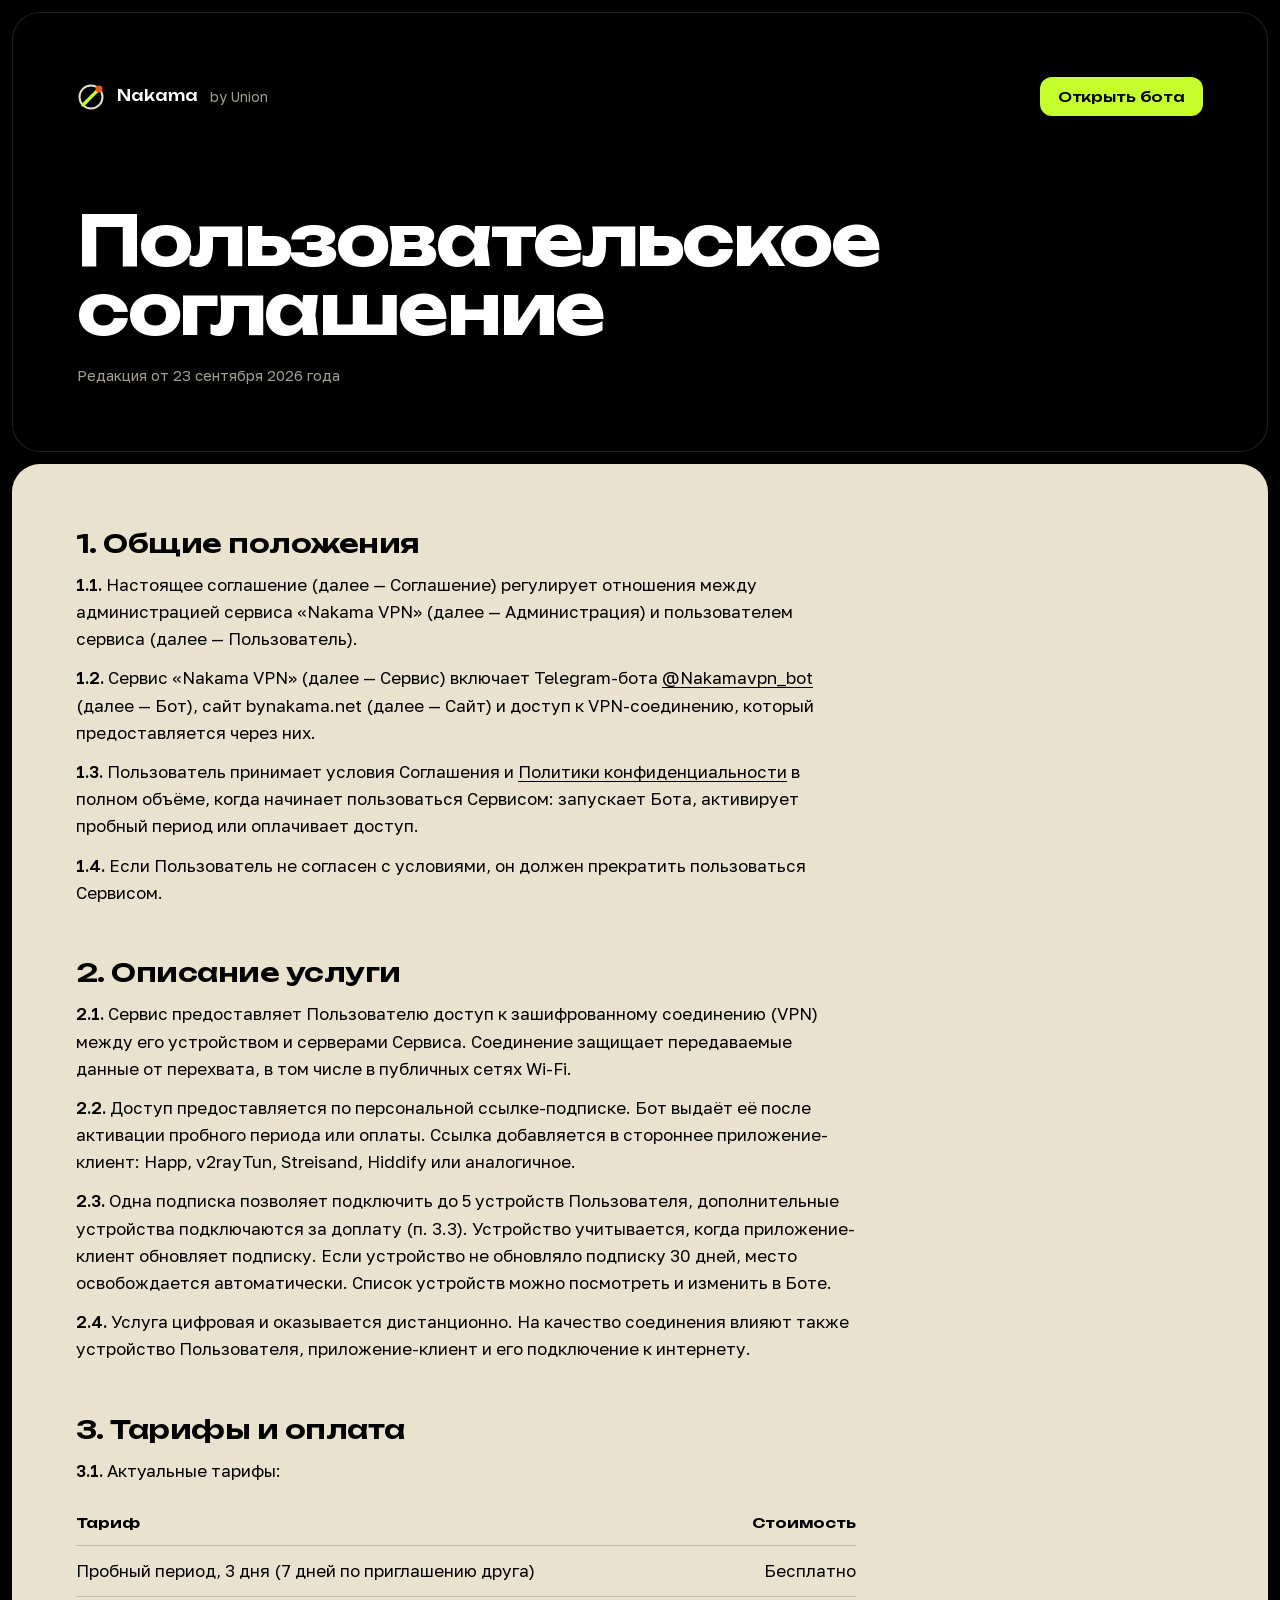
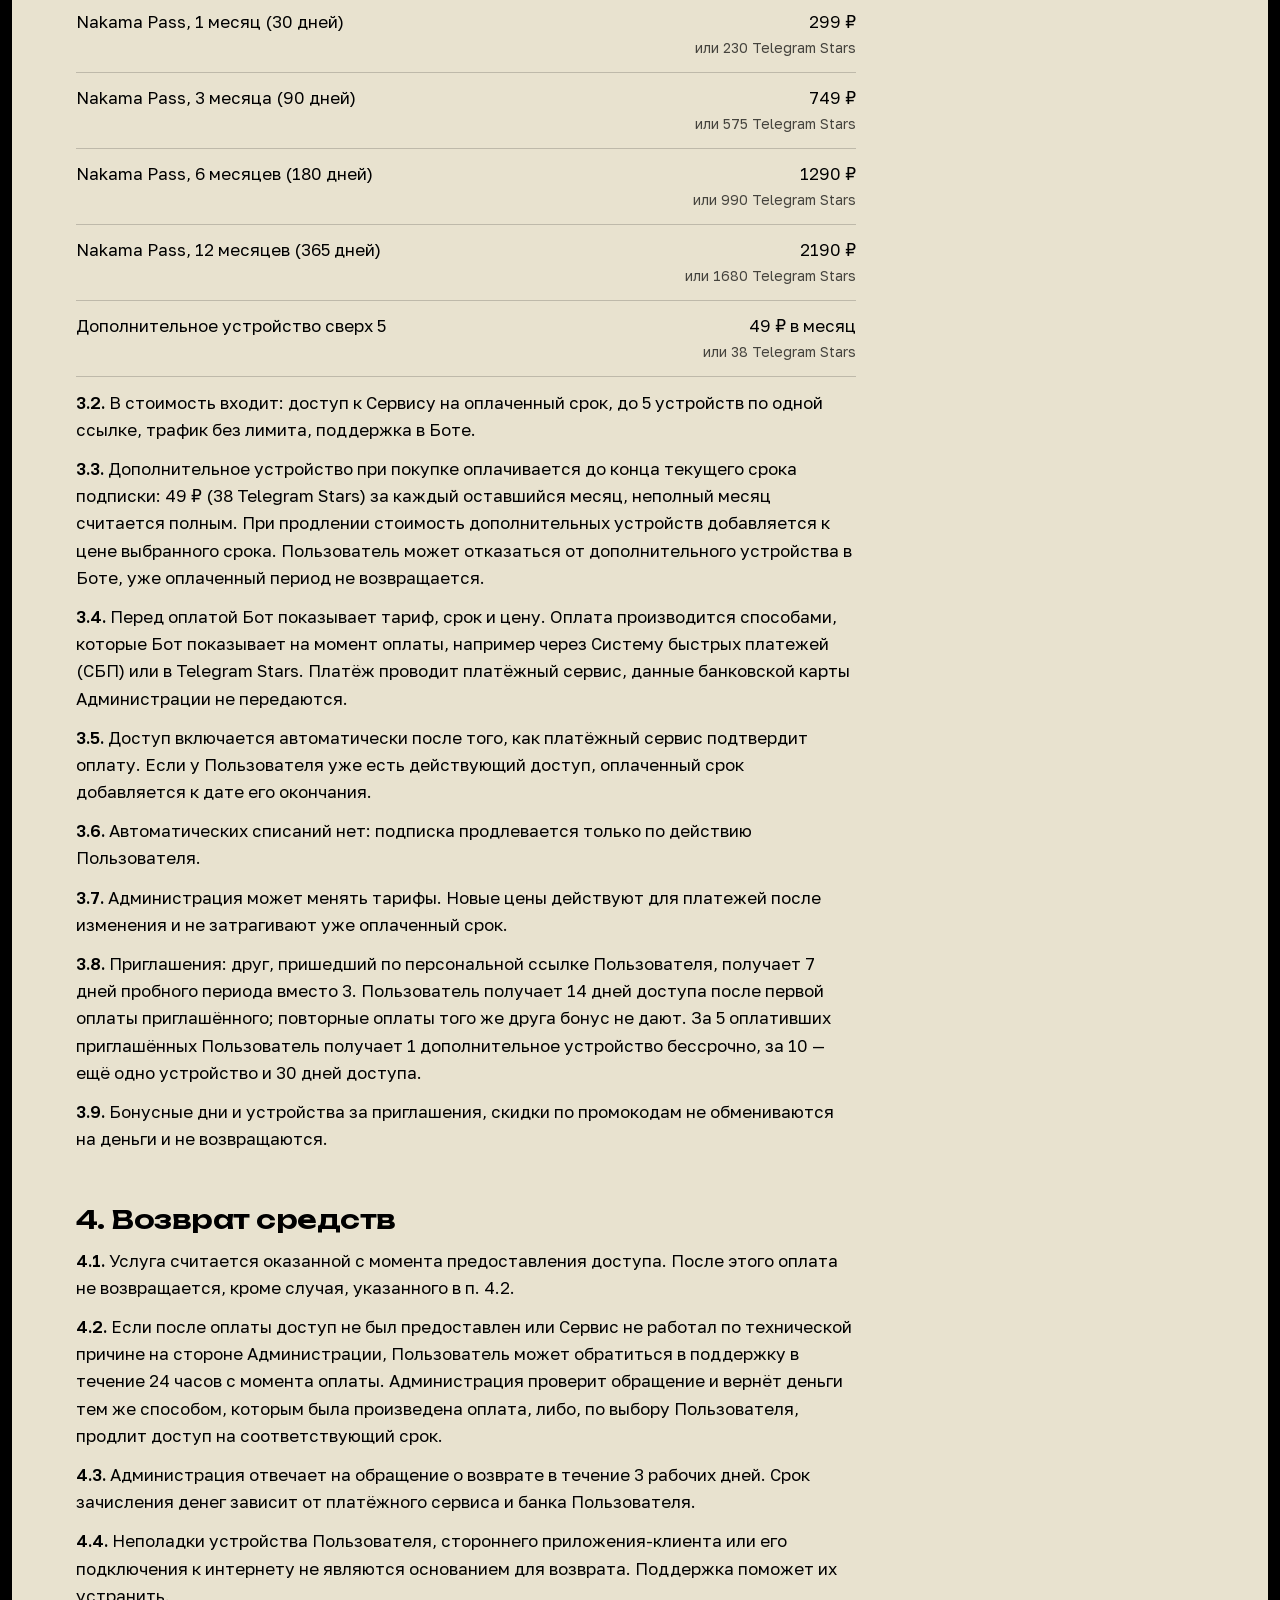
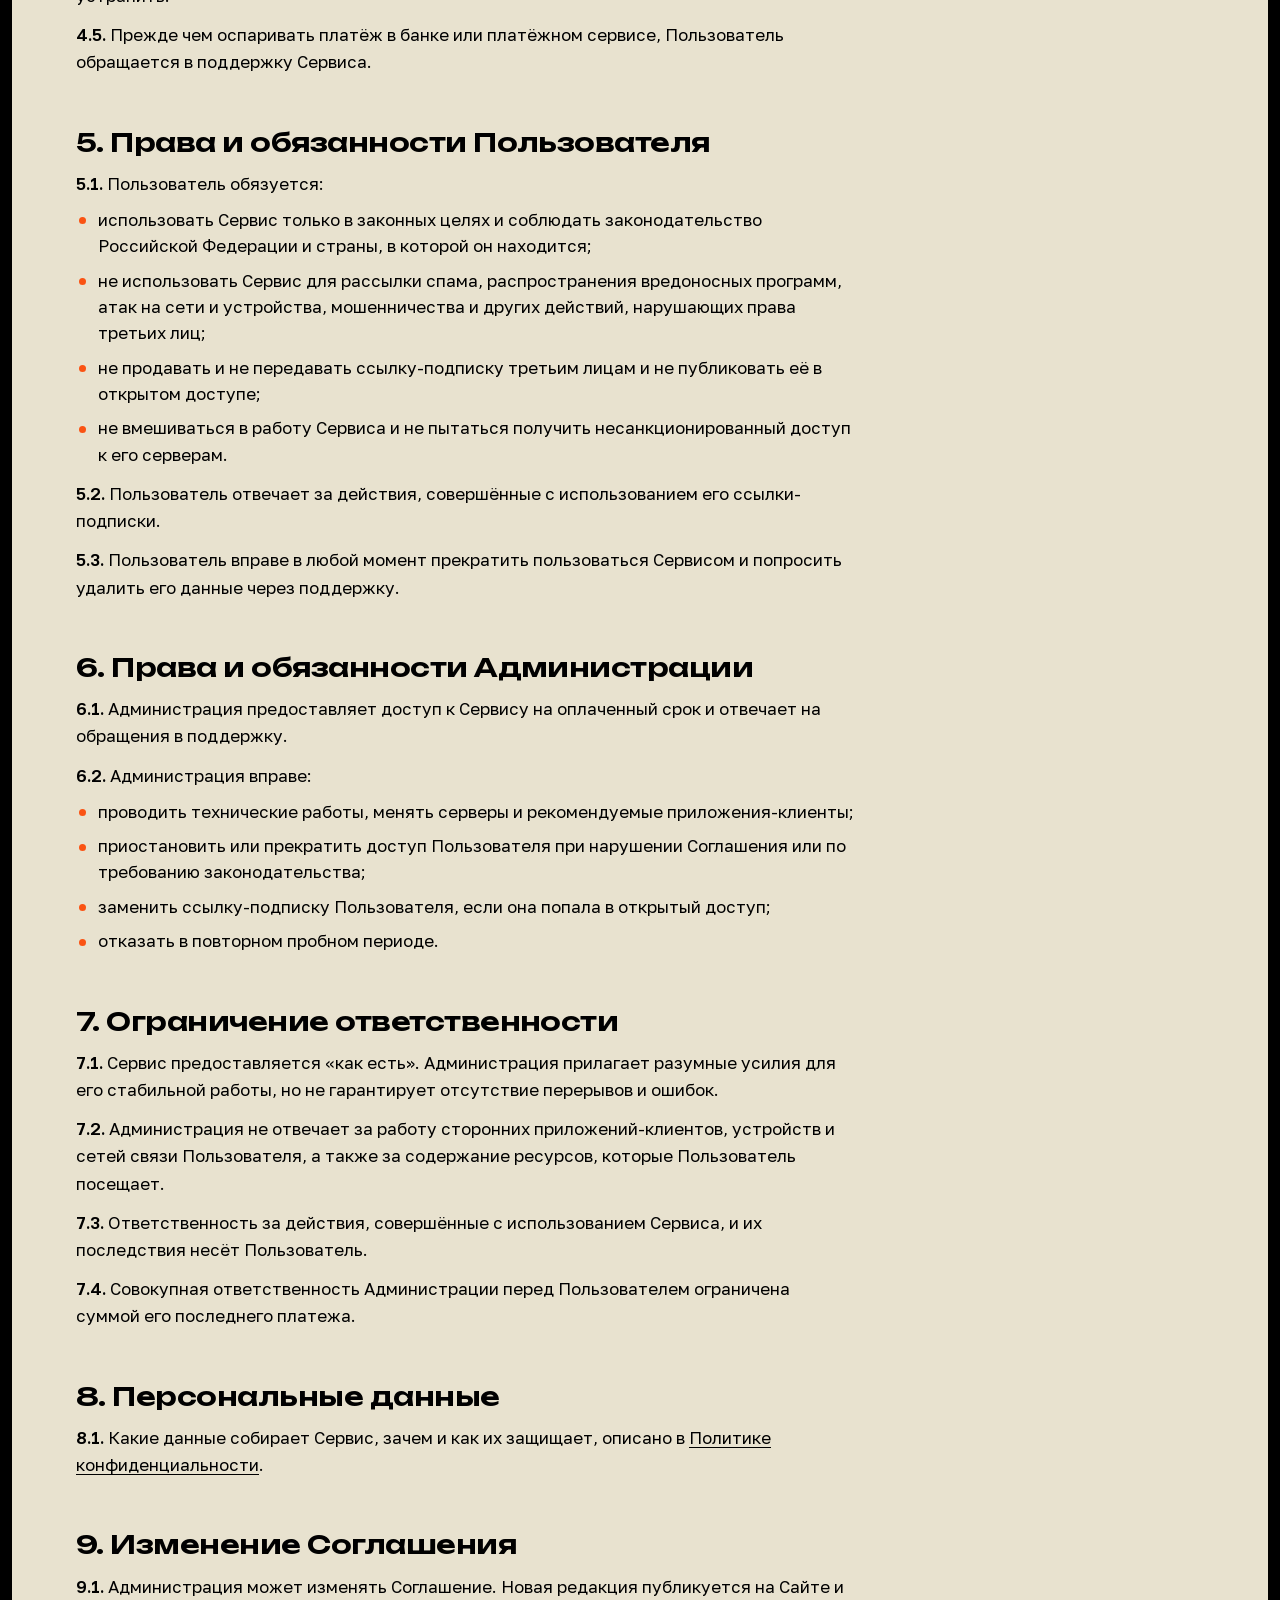
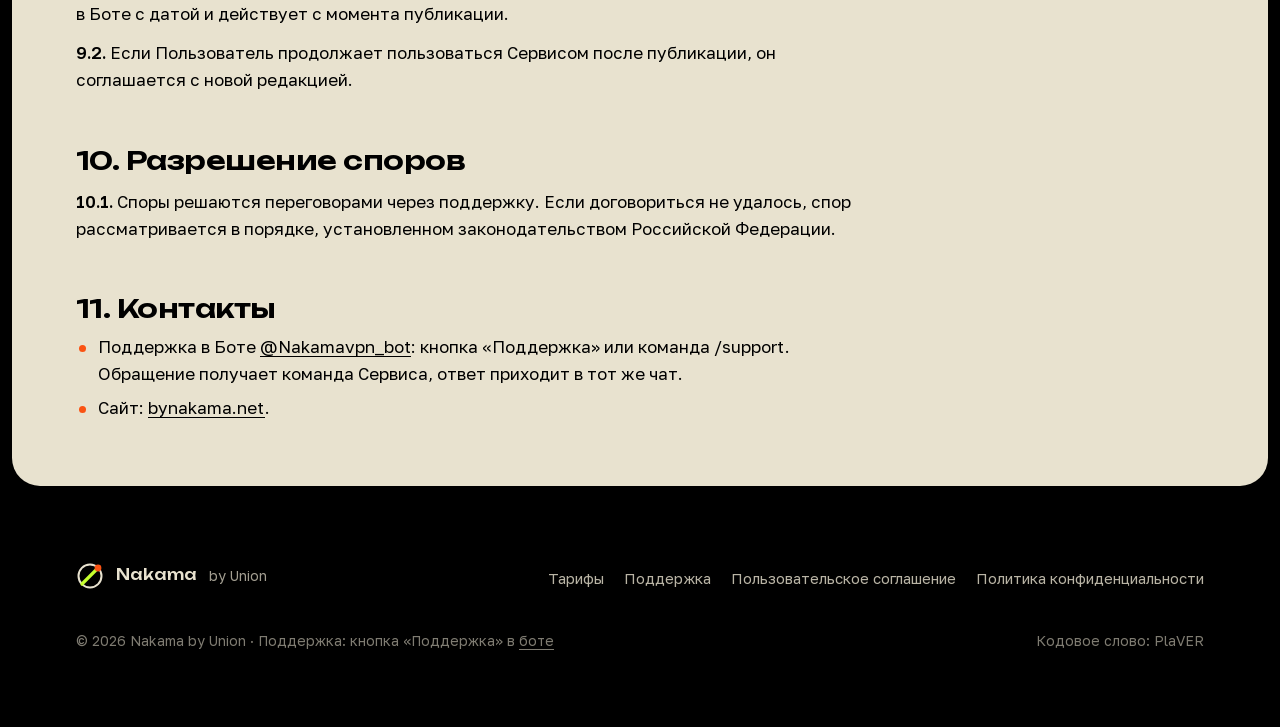
<file: terms/index.html>
<!doctype html>
<html lang="ru">
<head>
  <meta charset="utf-8">
  <meta name="viewport" content="width=device-width, initial-scale=1">
  <title>Пользовательское соглашение — Nakama VPN</title>
  <meta name="description" content="Условия использования сервиса Nakama VPN: описание услуги, тарифы, оплата и возврат средств.">
  <meta name="theme-color" content="#000000">
  <link rel="icon" type="image/svg+xml" href="../assets/mark.svg">
  <link rel="stylesheet" href="../css/fonts.css">
  <link rel="stylesheet" href="../css/style.css">
</head>
<body>
<a class="skip" href="#main">К содержанию</a>

<div class="page">

  <header class="block block--black doc-head">
    <nav class="nav" aria-label="Навигация">
      <a class="brand" href="../">
        <svg width="28" height="28" viewBox="0 0 28 28" aria-hidden="true">
          <circle cx="14" cy="14" r="11.5" fill="none" stroke="#E8E2CF" stroke-width="2"/>
          <path d="M6 22 L22 6" stroke="#C6FF2E" stroke-width="3.2" stroke-linecap="round"/>
          <circle cx="22" cy="6" r="3.4" fill="#FA5313"/>
        </svg>
        Nakama <small>by Union</small>
      </a>
      <a class="btn btn--lime btn--sm" href="https://t.me/Nakamavpn_bot">Открыть бота</a>
    </nav>
    <h1 class="doc-title">Пользовательское соглашение</h1>
    <p class="doc-date">Редакция от 23 сентября 2026 года</p>
  </header>

  <main class="block block--cream" id="main">
    <article class="doc">

      <h2>1. Общие положения</h2>
      <p><span class="n">1.1.</span> Настоящее соглашение (далее — Соглашение) регулирует отношения между администрацией сервиса «Nakama VPN» (далее — Администрация) и пользователем сервиса (далее — Пользователь).</p>
      <p><span class="n">1.2.</span> Сервис «Nakama VPN» (далее — Сервис) включает Telegram-бота <a href="https://t.me/Nakamavpn_bot">@Nakamavpn_bot</a> (далее — Бот), сайт bynakama.net (далее — Сайт) и доступ к VPN-соединению, который предоставляется через них.</p>
      <p><span class="n">1.3.</span> Пользователь принимает условия Соглашения и <a href="../privacy/">Политики конфиденциальности</a> в полном объёме, когда начинает пользоваться Сервисом: запускает Бота, активирует пробный период или оплачивает доступ.</p>
      <p><span class="n">1.4.</span> Если Пользователь не согласен с условиями, он должен прекратить пользоваться Сервисом.</p>

      <h2>2. Описание услуги</h2>
      <p><span class="n">2.1.</span> Сервис предоставляет Пользователю доступ к зашифрованному соединению (VPN) между его устройством и серверами Сервиса. Соединение защищает передаваемые данные от перехвата, в том числе в публичных сетях Wi-Fi.</p>
      <p><span class="n">2.2.</span> Доступ предоставляется по персональной ссылке-подписке. Бот выдаёт её после активации пробного периода или оплаты. Ссылка добавляется в стороннее приложение-клиент: Happ, v2rayTun, Streisand, Hiddify или аналогичное.</p>
      <p><span class="n">2.3.</span> Одна подписка позволяет подключить до 5 устройств Пользователя, дополнительные устройства подключаются за доплату (п. 3.3). Устройство учитывается, когда приложение-клиент обновляет подписку. Если устройство не обновляло подписку 30 дней, место освобождается автоматически. Список устройств можно посмотреть и изменить в Боте.</p>
      <p><span class="n">2.4.</span> Услуга цифровая и оказывается дистанционно. На качество соединения влияют также устройство Пользователя, приложение-клиент и его подключение к интернету.</p>

      <h2>3. Тарифы и оплата</h2>
      <p><span class="n">3.1.</span> Актуальные тарифы:</p>
      <table>
        <thead>
          <tr><th scope="col">Тариф</th><th scope="col">Стоимость</th></tr>
        </thead>
        <tbody>
          <tr><td>Пробный период, 3 дня (7 дней по приглашению друга)</td><td>Бесплатно</td></tr>
          <tr><td>Nakama Pass, 1 месяц (30 дней)</td><td>299 ₽<br><small>или 230 Telegram Stars</small></td></tr>
          <tr><td>Nakama Pass, 3 месяца (90 дней)</td><td>749 ₽<br><small>или 575 Telegram Stars</small></td></tr>
          <tr><td>Nakama Pass, 6 месяцев (180 дней)</td><td>1290 ₽<br><small>или 990 Telegram Stars</small></td></tr>
          <tr><td>Nakama Pass, 12 месяцев (365 дней)</td><td>2190 ₽<br><small>или 1680 Telegram Stars</small></td></tr>
          <tr><td>Дополнительное устройство сверх 5</td><td>49 ₽ в месяц<br><small>или 38 Telegram Stars</small></td></tr>
        </tbody>
      </table>
      <p><span class="n">3.2.</span> В стоимость входит: доступ к Сервису на оплаченный срок, до 5 устройств по одной ссылке, трафик без лимита, поддержка в Боте.</p>
      <p><span class="n">3.3.</span> Дополнительное устройство при покупке оплачивается до конца текущего срока подписки: 49 ₽ (38 Telegram Stars) за каждый оставшийся месяц, неполный месяц считается полным. При продлении стоимость дополнительных устройств добавляется к цене выбранного срока. Пользователь может отказаться от дополнительного устройства в Боте, уже оплаченный период не возвращается.</p>
      <p><span class="n">3.4.</span> Перед оплатой Бот показывает тариф, срок и цену. Оплата производится способами, которые Бот показывает на момент оплаты, например через Систему быстрых платежей (СБП) или в Telegram Stars. Платёж проводит платёжный сервис, данные банковской карты Администрации не передаются.</p>
      <p><span class="n">3.5.</span> Доступ включается автоматически после того, как платёжный сервис подтвердит оплату. Если у Пользователя уже есть действующий доступ, оплаченный срок добавляется к дате его окончания.</p>
      <p><span class="n">3.6.</span> Автоматических списаний нет: подписка продлевается только по действию Пользователя.</p>
      <p><span class="n">3.7.</span> Администрация может менять тарифы. Новые цены действуют для платежей после изменения и не затрагивают уже оплаченный срок.</p>
      <p><span class="n">3.8.</span> Приглашения: друг, пришедший по персональной ссылке Пользователя, получает 7 дней пробного периода вместо 3. Пользователь получает 14 дней доступа после первой оплаты приглашённого; повторные оплаты того же друга бонус не дают. За 5 оплативших приглашённых Пользователь получает 1 дополнительное устройство бессрочно, за 10 — ещё одно устройство и 30 дней доступа.</p>
      <p><span class="n">3.9.</span> Бонусные дни и устройства за приглашения, скидки по промокодам не обмениваются на деньги и не возвращаются.</p>

      <h2>4. Возврат средств</h2>
      <p><span class="n">4.1.</span> Услуга считается оказанной с момента предоставления доступа. После этого оплата не возвращается, кроме случая, указанного в п. 4.2.</p>
      <p><span class="n">4.2.</span> Если после оплаты доступ не был предоставлен или Сервис не работал по технической причине на стороне Администрации, Пользователь может обратиться в поддержку в течение 24 часов с момента оплаты. Администрация проверит обращение и вернёт деньги тем же способом, которым была произведена оплата, либо, по выбору Пользователя, продлит доступ на соответствующий срок.</p>
      <p><span class="n">4.3.</span> Администрация отвечает на обращение о возврате в течение 3 рабочих дней. Срок зачисления денег зависит от платёжного сервиса и банка Пользователя.</p>
      <p><span class="n">4.4.</span> Неполадки устройства Пользователя, стороннего приложения-клиента или его подключения к интернету не являются основанием для возврата. Поддержка поможет их устранить.</p>
      <p><span class="n">4.5.</span> Прежде чем оспаривать платёж в банке или платёжном сервисе, Пользователь обращается в поддержку Сервиса.</p>

      <h2>5. Права и обязанности Пользователя</h2>
      <p><span class="n">5.1.</span> Пользователь обязуется:</p>
      <ul>
        <li>использовать Сервис только в законных целях и соблюдать законодательство Российской Федерации и страны, в которой он находится;</li>
        <li>не использовать Сервис для рассылки спама, распространения вредоносных программ, атак на сети и устройства, мошенничества и других действий, нарушающих права третьих лиц;</li>
        <li>не продавать и не передавать ссылку-подписку третьим лицам и не публиковать её в открытом доступе;</li>
        <li>не вмешиваться в работу Сервиса и не пытаться получить несанкционированный доступ к его серверам.</li>
      </ul>
      <p><span class="n">5.2.</span> Пользователь отвечает за действия, совершённые с использованием его ссылки-подписки.</p>
      <p><span class="n">5.3.</span> Пользователь вправе в любой момент прекратить пользоваться Сервисом и попросить удалить его данные через поддержку.</p>

      <h2>6. Права и обязанности Администрации</h2>
      <p><span class="n">6.1.</span> Администрация предоставляет доступ к Сервису на оплаченный срок и отвечает на обращения в поддержку.</p>
      <p><span class="n">6.2.</span> Администрация вправе:</p>
      <ul>
        <li>проводить технические работы, менять серверы и рекомендуемые приложения-клиенты;</li>
        <li>приостановить или прекратить доступ Пользователя при нарушении Соглашения или по требованию законодательства;</li>
        <li>заменить ссылку-подписку Пользователя, если она попала в открытый доступ;</li>
        <li>отказать в повторном пробном периоде.</li>
      </ul>

      <h2>7. Ограничение ответственности</h2>
      <p><span class="n">7.1.</span> Сервис предоставляется «как есть». Администрация прилагает разумные усилия для его стабильной работы, но не гарантирует отсутствие перерывов и ошибок.</p>
      <p><span class="n">7.2.</span> Администрация не отвечает за работу сторонних приложений-клиентов, устройств и сетей связи Пользователя, а также за содержание ресурсов, которые Пользователь посещает.</p>
      <p><span class="n">7.3.</span> Ответственность за действия, совершённые с использованием Сервиса, и их последствия несёт Пользователь.</p>
      <p><span class="n">7.4.</span> Совокупная ответственность Администрации перед Пользователем ограничена суммой его последнего платежа.</p>

      <h2>8. Персональные данные</h2>
      <p><span class="n">8.1.</span> Какие данные собирает Сервис, зачем и как их защищает, описано в <a href="../privacy/">Политике конфиденциальности</a>.</p>

      <h2>9. Изменение Соглашения</h2>
      <p><span class="n">9.1.</span> Администрация может изменять Соглашение. Новая редакция публикуется на Сайте и в Боте с датой и действует с момента публикации.</p>
      <p><span class="n">9.2.</span> Если Пользователь продолжает пользоваться Сервисом после публикации, он соглашается с новой редакцией.</p>

      <h2>10. Разрешение споров</h2>
      <p><span class="n">10.1.</span> Споры решаются переговорами через поддержку. Если договориться не удалось, спор рассматривается в порядке, установленном законодательством Российской Федерации.</p>

      <h2>11. Контакты</h2>
      <ul>
        <li>Поддержка в Боте <a href="https://t.me/Nakamavpn_bot?start=support">@Nakamavpn_bot</a>: кнопка «Поддержка» или команда /support. Обращение получает команда Сервиса, ответ приходит в тот же чат.</li>
        <li>Сайт: <a href="../">bynakama.net</a>.</li>
      </ul>

    </article>
  </main>

  <footer class="foot">
    <div>
      <a class="brand" href="../">
        <svg width="28" height="28" viewBox="0 0 28 28" aria-hidden="true">
          <circle cx="14" cy="14" r="11.5" fill="none" stroke="#E8E2CF" stroke-width="2"/>
          <path d="M6 22 L22 6" stroke="#C6FF2E" stroke-width="3.2" stroke-linecap="round"/>
          <circle cx="22" cy="6" r="3.4" fill="#FA5313"/>
        </svg>
        Nakama <small>by Union</small>
      </a>
    </div>
    <nav class="foot__links" aria-label="Ссылки">
      <a href="../#pass">Тарифы</a>
      <a href="https://t.me/Nakamavpn_bot?start=support">Поддержка</a>
      <a href="../terms/" aria-current="page">Пользовательское соглашение</a>
      <a href="../privacy/">Политика конфиденциальности</a>
    </nav>
    <div class="foot__meta">
      <span>© 2026 Nakama by Union · Поддержка: кнопка «Поддержка» в <a href="https://t.me/Nakamavpn_bot?start=support">боте</a></span>
      <span>Кодовое слово: PlaVER</span>
    </div>
  </footer>

</div>
</body>
</html>
</file>
<file: css/fonts.css>
@font-face{font-family:'Golos Text';font-style:normal;font-weight:400 600;font-display:swap;src:url(../fonts/golos-text-cyrillic.woff2) format('woff2');unicode-range:U+0301, U+0400-045F, U+0490-0491, U+04B0-04B1, U+2116;}
@font-face{font-family:'Golos Text';font-style:normal;font-weight:400 600;font-display:swap;src:url(../fonts/golos-text-latin.woff2) format('woff2');unicode-range:U+0000-00FF, U+0131, U+0152-0153, U+02BB-02BC, U+02C6, U+02DA, U+02DC, U+0304, U+0308, U+0329, U+2000-206F, U+20AC, U+2122, U+2191, U+2193, U+2212, U+2215, U+FEFF, U+FFFD;}
@font-face{font-family:'Unbounded';font-style:normal;font-weight:400 900;font-display:swap;src:url(../fonts/unbounded-cyrillic.woff2) format('woff2');unicode-range:U+0301, U+0400-045F, U+0490-0491, U+04B0-04B1, U+2116;}
@font-face{font-family:'Unbounded';font-style:normal;font-weight:400 900;font-display:swap;src:url(../fonts/unbounded-latin.woff2) format('woff2');unicode-range:U+0000-00FF, U+0131, U+0152-0153, U+02BB-02BC, U+02C6, U+02DA, U+02DC, U+0304, U+0308, U+0329, U+2000-206F, U+20AC, U+2122, U+2191, U+2193, U+2212, U+2215, U+FEFF, U+FFFD;}
</file>
<file: css/style.css>
/* Nakama by Union — VPN landing
   Палитра из брендбука: чёрный, лайм, оранжевый, крем, умбра, белый. */

:root {
  --black: #000;
  --lime: #c6ff2e;
  --orange: #fa5313;
  --cream: #e8e2cf;
  --umber: #4d413b;
  --umber-deep: #2a2320;
  --white: #fff;

  --gutter: 12px;
  --radius: 28px;
  --pad: clamp(24px, 5vw, 72px);

  --display: 'Unbounded', system-ui, sans-serif;
  --text: 'Golos Text', system-ui, sans-serif;
  --jp: 'Hiragino Sans', 'Hiragino Kaku Gothic ProN', 'Yu Gothic', 'Noto Sans JP', sans-serif;
}

* { box-sizing: border-box; }

html { scroll-behavior: smooth; }
@media (prefers-reduced-motion: reduce) { html { scroll-behavior: auto; } }

body {
  margin: 0;
  background: var(--black);
  color: var(--white);
  font-family: var(--text);
  font-size: 18px;
  line-height: 1.5;
  -webkit-font-smoothing: antialiased;
  text-rendering: optimizeLegibility;
}

a { color: inherit; }
img, svg { display: block; }
h1, h2, h3, p, ul, ol, figure { margin: 0; }
ul, ol { padding: 0; list-style: none; }

:focus-visible { outline: 3px solid var(--orange); outline-offset: 3px; border-radius: 4px; }
.block--orange :focus-visible { outline-color: var(--black); }

.skip {
  position: absolute; left: 12px; top: -60px;
  background: var(--lime); color: var(--black);
  padding: 10px 14px; border-radius: 10px; z-index: 10; text-decoration: none;
}
.skip:focus { top: 12px; }

/* ---------- Блоки страницы ---------- */

.page {
  padding: var(--gutter);
  display: grid;
  gap: var(--gutter);
}

.block {
  position: relative;
  overflow: hidden;
  border-radius: var(--radius);
  padding: var(--pad);
}
.block--black  { background: var(--black); color: var(--white); border: 1px solid rgba(232, 226, 207, .14); }
.block--cream  { background: var(--cream); color: var(--black); }
.block--lime   { background: var(--lime); color: var(--black); }
.block--orange { background: var(--orange); color: var(--black); }
.block--umber  { background: var(--umber-deep); color: var(--cream); }

.row {
  display: grid;
  grid-template-columns: 1fr 1fr;
  gap: var(--gutter);
}

/* ---------- Типографика ---------- */

.h2 {
  font-family: var(--display);
  font-weight: 700;
  font-size: clamp(32px, 5.2vw, 84px);
  line-height: .98;
  letter-spacing: -.03em;
}
.h2--sm { font-size: clamp(26px, 3.2vw, 48px); }
.h2--cream { color: var(--cream); }

.lead {
  font-size: clamp(17px, 1.35vw, 21px);
  max-width: 52ch;
}

/* ---------- Кнопки ---------- */

.btn {
  display: inline-flex;
  align-items: center;
  gap: 10px;
  font-family: var(--display);
  font-weight: 500;
  font-size: 15px;
  letter-spacing: -.01em;
  line-height: 1.1;
  text-decoration: none;
  padding: 17px 26px;
  border-radius: 14px;
  border: 0;
  cursor: pointer;
  transition: transform .15s ease, background-color .15s ease, color .15s ease;
}
.btn--lime  { background: var(--lime); color: var(--black); }
.btn--black { background: var(--black); color: var(--lime); }
.btn--cream { background: var(--cream); color: var(--black); }
.btn--sm    { padding: 12px 18px; font-size: 14px; border-radius: 12px; }
.btn:hover  { transform: translateY(-2px); }
.btn--lime:hover  { background: var(--white); }
.btn--cream:hover { background: var(--white); }

/* ---------- Шапка ---------- */

.nav {
  display: flex;
  align-items: center;
  justify-content: space-between;
  gap: 16px;
  margin-bottom: clamp(40px, 7vw, 96px);
}
.brand {
  display: flex;
  align-items: center;
  gap: 12px;
  font-family: var(--display);
  font-weight: 500;
  font-size: 15px;
  text-decoration: none;
  white-space: nowrap;
}
.brand small {
  font-family: var(--text);
  font-weight: 400;
  font-size: 14px;
  color: var(--cream);
  opacity: .7;
}
.nav__links { display: flex; gap: 28px; font-size: 15px; }
.nav__links a { text-decoration: none; color: var(--cream); opacity: .8; transition: color .15s, opacity .15s; }
.nav__links a:hover { opacity: 1; color: var(--lime); }

/* ---------- Первый экран ---------- */

.wordmark {
  display: flex;
  font-family: var(--display);
  font-weight: 900;
  font-size: clamp(56px, 17vw, 330px);
  line-height: .86;
  letter-spacing: -.045em;
  color: var(--lime);
  white-space: nowrap;
  --bleed: clamp(6px, 2vw, 36px);
  margin: 0 calc(-1 * var(--bleed));
  user-select: none;
}
.wordmark span { display: inline-block; }

.hero__grid {
  display: grid;
  grid-template-columns: minmax(0, 1.2fr) minmax(280px, .8fr);
  gap: clamp(24px, 4vw, 64px);
  align-items: start;
  margin-top: clamp(24px, 3vw, 48px);
}
.hero__tagline {
  font-family: var(--display);
  font-weight: 500;
  font-size: clamp(26px, 3.4vw, 52px);
  line-height: 1.08;
  letter-spacing: -.02em;
  max-width: 14ch;
}
.hero__lead { margin-top: 24px; color: var(--cream); }
.hero__cta {
  margin-top: 36px;
  display: flex;
  flex-wrap: wrap;
  align-items: center;
  gap: 16px 24px;
}
.hero__note { font-size: 15px; color: var(--cream); opacity: .75; max-width: 26ch; }

.status {
  margin-top: 40px;
  display: inline-flex;
  align-items: center;
  gap: 12px;
  font-size: 15px;
  color: var(--cream);
  border: 1px solid rgba(232, 226, 207, .22);
  border-radius: 999px;
  padding: 10px 18px 10px 12px;
}
.status__dot {
  width: 10px; height: 10px; border-radius: 50%;
  background: var(--orange);
  transition: background-color .5s ease;
}
.status--on .status__dot { background: var(--lime); }

/* Телефон с чатом бота */

.phone {
  --overlap: clamp(60px, 9vw, 150px);
  position: relative;
  justify-self: end;
  width: min(300px, 100%);
  aspect-ratio: 9 / 19;
  margin-top: calc(-1 * var(--overlap));
  padding: 11px;
  border-radius: 44px;
  background: var(--black);
  border: 1.5px solid rgba(232, 226, 207, .4);
  transform: rotate(-6deg);
  box-shadow: 18px 18px 0 var(--orange);
}
.screen {
  height: 100%;
  border-radius: 34px;
  background: #1c1c1c;
  overflow: hidden;
  display: flex;
  flex-direction: column;
}
.screen__bar {
  display: flex;
  align-items: center;
  gap: 10px;
  padding: 16px 14px 12px;
  border-bottom: 1px solid rgba(255, 255, 255, .08);
}
.avatar {
  width: 32px; height: 32px; border-radius: 50%;
  background: var(--lime); color: var(--black);
  display: grid; place-items: center;
  font-family: var(--display); font-weight: 900; font-size: 13px;
}
.screen__title { font-size: 13px; font-weight: 600; line-height: 1.2; }
.screen__sub { font-size: 11px; color: var(--lime); }
.chat {
  flex: 1;
  padding: 14px 12px;
  display: flex;
  flex-direction: column;
  gap: 10px;
  font-size: 12.5px;
  line-height: 1.4;
}
.msg {
  max-width: 88%;
  padding: 10px 12px;
  border-radius: 16px 16px 16px 4px;
  background: #2c2c2c;
  color: #f2f2f2;
}
.msg--user {
  align-self: flex-end;
  background: var(--orange);
  color: var(--black);
  border-radius: 16px 16px 4px 16px;
}
.msg b { font-weight: 600; }
.chips { display: grid; gap: 6px; margin-top: 2px; }
.chip {
  border: 1px solid rgba(198, 255, 46, .4);
  color: var(--lime);
  border-radius: 10px;
  padding: 8px 10px;
  font-size: 12px;
  text-align: center;
}
.chip--solid { background: var(--lime); color: var(--black); font-weight: 600; border-color: var(--lime); }
.screen__input {
  margin: 0 12px 14px;
  padding: 10px 14px;
  border-radius: 14px;
  background: #2c2c2c;
  color: rgba(255, 255, 255, .45);
  font-size: 12px;
}

/* ---------- Манифест ---------- */

.manifest {
  display: grid;
  grid-template-columns: 1fr 1fr;
  gap: clamp(24px, 4vw, 64px);
}
.manifest__text {
  display: grid;
  gap: 18px;
  align-content: start;
  font-size: clamp(17px, 1.4vw, 21px);
  max-width: 56ch;
}
.origin { font-size: 15px; color: var(--umber); max-width: 46ch; }
.pull {
  margin-top: clamp(40px, 6vw, 88px);
  font-family: var(--display);
  font-weight: 500;
  font-size: clamp(22px, 2.6vw, 40px);
  line-height: 1.15;
  letter-spacing: -.02em;
  max-width: 26ch;
}
.jp {
  position: absolute;
  right: -.06em;
  bottom: -.28em;
  font-family: var(--jp);
  font-weight: 700;
  font-size: clamp(160px, 28vw, 420px);
  line-height: 1;
  color: rgba(0, 0, 0, .055);
  pointer-events: none;
  user-select: none;
}

/* ---------- Как подключиться ---------- */

.steps {
  margin-top: clamp(28px, 4vw, 48px);
  display: grid;
  gap: 4px;
}
.step {
  display: grid;
  grid-template-columns: 2.2ch 1fr;
  gap: 18px;
  align-items: start;
  padding: 20px 0 22px;
  border-top: 1px solid rgba(0, 0, 0, .2);
}
.step__n {
  font-family: var(--display);
  font-weight: 900;
  font-size: clamp(28px, 3vw, 44px);
  line-height: 1;
  letter-spacing: -.03em;
}
.step__t { font-size: clamp(16px, 1.25vw, 19px); max-width: 40ch; }
.step__t b { font-weight: 600; }
.apps { margin-top: 26px; display: flex; flex-wrap: wrap; gap: 10px; }
.app {
  border: 1.5px solid var(--black);
  border-radius: 999px;
  padding: 8px 14px;
  font-size: 14px;
  font-weight: 500;
}
.apps__note { margin-top: 14px; font-size: 14px; opacity: .7; }

/* ---------- Где работает ---------- */

.where { margin-top: clamp(28px, 4vw, 48px); display: grid; }
.where__item {
  display: grid;
  grid-template-columns: minmax(110px, .32fr) 1fr;
  gap: 16px;
  padding: 20px 0;
  border-top: 1px solid rgba(232, 226, 207, .16);
}
.where__k { font-family: var(--display); font-weight: 500; font-size: 17px; color: var(--lime); }
.where__v { color: var(--cream); font-size: 16px; max-width: 44ch; }

/* ---------- Тарифы-билеты ---------- */

.tickets {
  margin-top: clamp(28px, 4vw, 56px);
  display: grid;
  grid-template-columns: repeat(4, 1fr);
  gap: var(--gutter);
}
.ticket {
  position: relative;
  background: var(--cream);
  color: var(--black);
  border-radius: 20px;
  display: grid;
  grid-template-rows: auto 1fr;
}
.ticket--hot { background: var(--lime); }
.ticket__tag {
  position: absolute;
  top: -13px;
  right: 20px;
  background: var(--orange);
  color: var(--black);
  font-family: var(--display);
  font-size: 12px;
  font-weight: 500;
  padding: 6px 12px;
  border-radius: 999px;
}
.ticket__stub {
  position: relative;
  padding: 26px 24px 22px;
  border-bottom: 2px dashed rgba(0, 0, 0, .35);
  display: flex;
  justify-content: space-between;
  align-items: baseline;
  gap: 12px;
}
.ticket__stub::before,
.ticket__stub::after {
  content: "";
  position: absolute;
  bottom: -12px;
  width: 22px; height: 22px;
  border-radius: 50%;
  background: var(--black);
}
.ticket__stub::before { left: -11px; }
.ticket__stub::after  { right: -11px; }
.ticket__dur {
  font-family: var(--display);
  font-weight: 700;
  font-size: clamp(22px, 1.9vw, 30px);
  letter-spacing: -.02em;
  line-height: 1;
}
.ticket__code { font-family: var(--display); font-size: 12px; font-weight: 500; opacity: .55; }
.ticket__body {
  padding: 26px 24px 24px;
  display: grid;
  gap: 18px;
  align-content: start;
}
.ticket__price {
  font-family: var(--display);
  font-weight: 900;
  font-size: clamp(40px, 4vw, 62px);
  line-height: 1;
  letter-spacing: -.04em;
}
.ticket__per { font-size: 15px; opacity: .7; margin-top: 8px; }
.ticket__feat { display: grid; gap: 6px; font-size: 15px; }
.ticket__feat li { padding-left: 18px; position: relative; }
.ticket__feat li::before {
  content: "";
  position: absolute; left: 0; top: .55em;
  width: 8px; height: 8px; border-radius: 50%;
  background: var(--orange);
}
.barcode {
  height: 44px;
  border-radius: 2px;
  opacity: .85;
  background: repeating-linear-gradient(90deg,
    var(--black) 0 2px, transparent 2px 5px,
    var(--black) 5px 6px, transparent 6px 10px,
    var(--black) 10px 13px, transparent 13px 16px,
    var(--black) 16px 17px, transparent 17px 21px);
}
.tickets__note { margin-top: 24px; font-size: 15px; color: var(--cream); opacity: .75; max-width: 60ch; }

/* ---------- Пригласи своего ---------- */

.ref {
  display: grid;
  grid-template-columns: 1.1fr .9fr;
  gap: clamp(24px, 4vw, 64px);
  align-items: end;
}
.ref__text { font-size: clamp(17px, 1.4vw, 21px); max-width: 48ch; margin-top: 22px; }
.ref__big {
  font-family: var(--display);
  font-weight: 900;
  font-size: clamp(88px, 13vw, 220px);
  line-height: .85;
  letter-spacing: -.05em;
  text-align: right;
}
.ref__big small {
  display: block;
  font-family: var(--text);
  font-weight: 500;
  font-size: clamp(16px, 1.4vw, 22px);
  letter-spacing: 0;
  line-height: 1.35;
  margin-top: 16px;
  max-width: 22ch;
  margin-left: auto;
}
.ref .btn { margin-top: 32px; }

/* ---------- Вопросы ---------- */

.faq { margin-top: clamp(28px, 4vw, 48px); border-top: 1px solid rgba(0, 0, 0, .2); }
.faq details { border-bottom: 1px solid rgba(0, 0, 0, .2); }
.faq summary {
  list-style: none;
  cursor: pointer;
  display: flex;
  justify-content: space-between;
  align-items: center;
  gap: 20px;
  padding: 22px 0;
  font-family: var(--display);
  font-weight: 500;
  font-size: clamp(17px, 1.5vw, 22px);
  letter-spacing: -.01em;
}
.faq summary::-webkit-details-marker { display: none; }
.faq summary::after {
  content: "+";
  flex: none;
  font-weight: 400;
  font-size: 30px;
  line-height: 1;
  transition: transform .2s ease;
}
.faq details[open] summary::after { transform: rotate(45deg); }
.faq p { padding: 0 0 24px; max-width: 62ch; font-size: 17px; opacity: .88; }

/* ---------- Подвал ---------- */

.foot {
  display: grid;
  grid-template-columns: 1fr auto;
  gap: 24px 48px;
  align-items: end;
  padding: var(--pad);
  color: var(--cream);
}
.foot__line { margin-top: 14px; font-size: 15px; opacity: .7; max-width: 44ch; }
.foot__links { display: flex; flex-wrap: wrap; gap: 20px; font-size: 15px; }
.foot__links a { text-decoration: none; opacity: .8; }
.foot__links a:hover { opacity: 1; color: var(--lime); }
.foot__meta { grid-column: 1 / -1; display: flex; justify-content: space-between; gap: 16px; font-size: 14px; opacity: .55; margin-top: 16px; }
.foot__jp { font-family: var(--jp); }
.foot__meta a { text-underline-offset: 3px; }

/* ---------- Документы: соглашение и политика ---------- */

.doc-head .nav { margin-bottom: clamp(40px, 7vw, 96px); }
.doc-title { font-family: var(--display); font-weight: 700; font-size: clamp(32px, 5.4vw, 72px); line-height: 1; letter-spacing: -.035em; max-width: 14ch; overflow-wrap: break-word; hyphens: auto; }
.doc-date { margin-top: 20px; font-size: 15px; color: var(--cream); opacity: .7; }
.doc { max-width: 780px; }
.doc h2 { font-family: var(--display); font-weight: 600; font-size: clamp(20px, 2.1vw, 26px); line-height: 1.2; letter-spacing: -.02em; margin-top: clamp(36px, 4vw, 52px); }
.doc h2:first-child { margin-top: 0; }
.doc p { margin-top: 12px; font-size: 17px; line-height: 1.6; }
.doc ul { margin-top: 10px; display: grid; gap: 8px; }
.doc li { position: relative; padding-left: 22px; font-size: 17px; line-height: 1.55; }
.doc li::before { content: ""; position: absolute; left: 3px; top: .62em; width: 7px; height: 7px; border-radius: 50%; background: var(--orange); }
.doc a { text-underline-offset: 3px; }
.doc .n { font-weight: 600; }
.doc table { width: 100%; margin-top: 16px; border-collapse: collapse; font-size: 17px; }
.doc th, .doc td { padding: 12px 16px 12px 0; text-align: left; vertical-align: top; border-bottom: 1px solid rgba(0, 0, 0, .18); }
.doc th { font-family: var(--display); font-weight: 600; font-size: 14px; }
.doc td:last-child, .doc th:last-child { text-align: right; padding-right: 0; white-space: nowrap; }
.doc td small { font-size: 14px; opacity: .7; }

/* ---------- Движение (только один оркестрированный момент на первом экране) ---------- */

.motion .wordmark span {
  opacity: 0;
  transform: translateY(.35em);
  animation: rise .9s cubic-bezier(.2, .7, .2, 1) forwards;
  animation-delay: calc(var(--i) * 70ms);
}
.motion .phone {
  opacity: 0;
  transform: translateY(60px) rotate(-2deg);
  animation: phone 1s cubic-bezier(.2, .7, .2, 1) .35s forwards;
}
@keyframes rise  { to { opacity: 1; transform: none; } }
@keyframes phone { to { opacity: 1; transform: rotate(-6deg); } }

/* ---------- Адаптив ---------- */

@media (max-width: 1100px) {
  .hero__grid { grid-template-columns: minmax(0, 1fr) minmax(240px, .7fr); }
}

/* Четыре билета в ряд помещаются без переноса срока только от ~1250px */
@media (max-width: 1249px) { .tickets { grid-template-columns: repeat(2, 1fr); } }
@media (max-width: 700px)  { .tickets { grid-template-columns: 1fr; } }

@media (max-width: 900px) {
  .row, .manifest, .ref, .hero__grid { grid-template-columns: 1fr; }
  .phone {
    --overlap: 0px;
    justify-self: center;
    margin-top: 28px;
    width: min(270px, 82%);
    transform: rotate(-4deg);
  }
  @keyframes phone { to { opacity: 1; transform: rotate(-4deg); } }
  .ref__big { text-align: left; }
  .ref__big small { margin-left: 0; }
  .foot { grid-template-columns: 1fr; align-items: start; }
}

@media (max-width: 760px) {
  .nav__links { display: none; }
  .brand small { display: none; }
}

@media (max-width: 600px) {
  :root { --gutter: 8px; --radius: 22px; }
  body { font-size: 17px; }
  .hero__tagline { max-width: none; }
  .step { grid-template-columns: 2ch 1fr; gap: 14px; }
  .where__item { grid-template-columns: 1fr; gap: 6px; }
  .phone { box-shadow: 12px 12px 0 var(--orange); }
  .doc-title { font-size: 27px; }
  .foot__meta { flex-direction: column; gap: 8px; }
}
</file>
